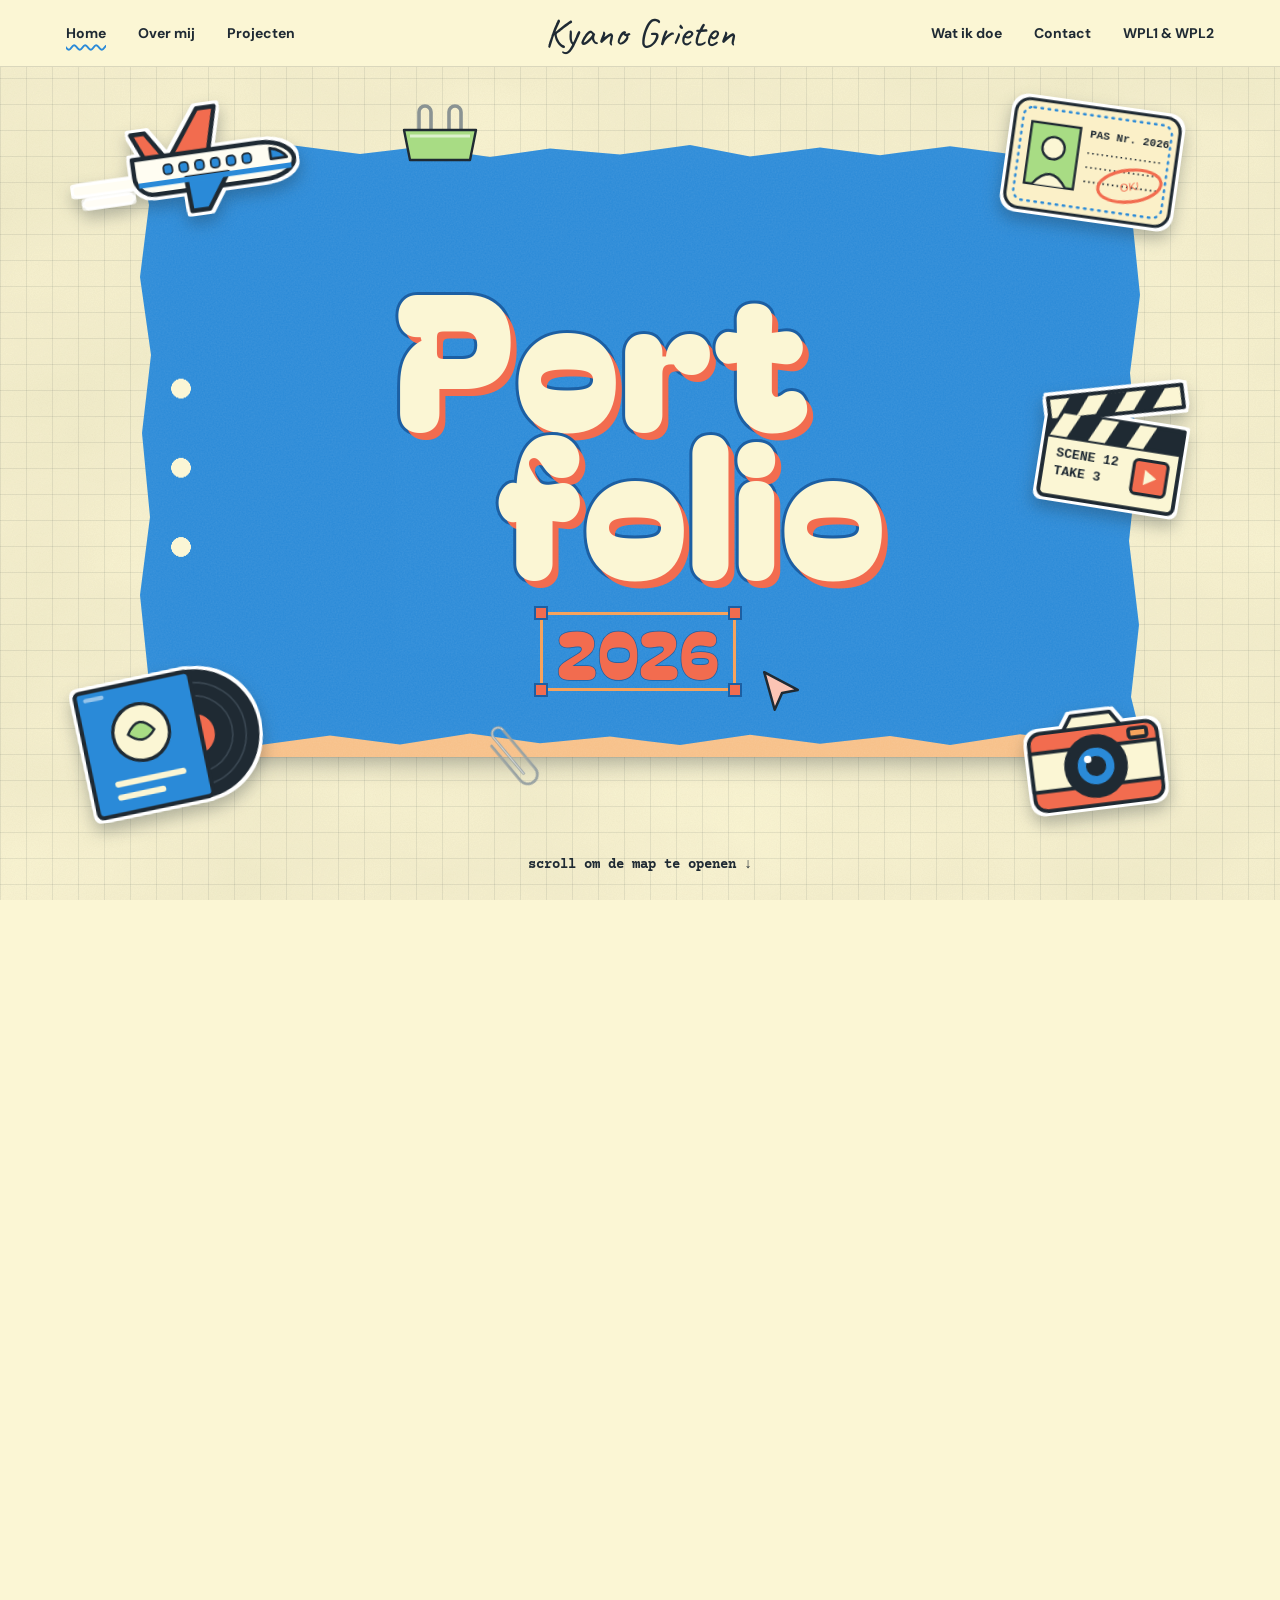
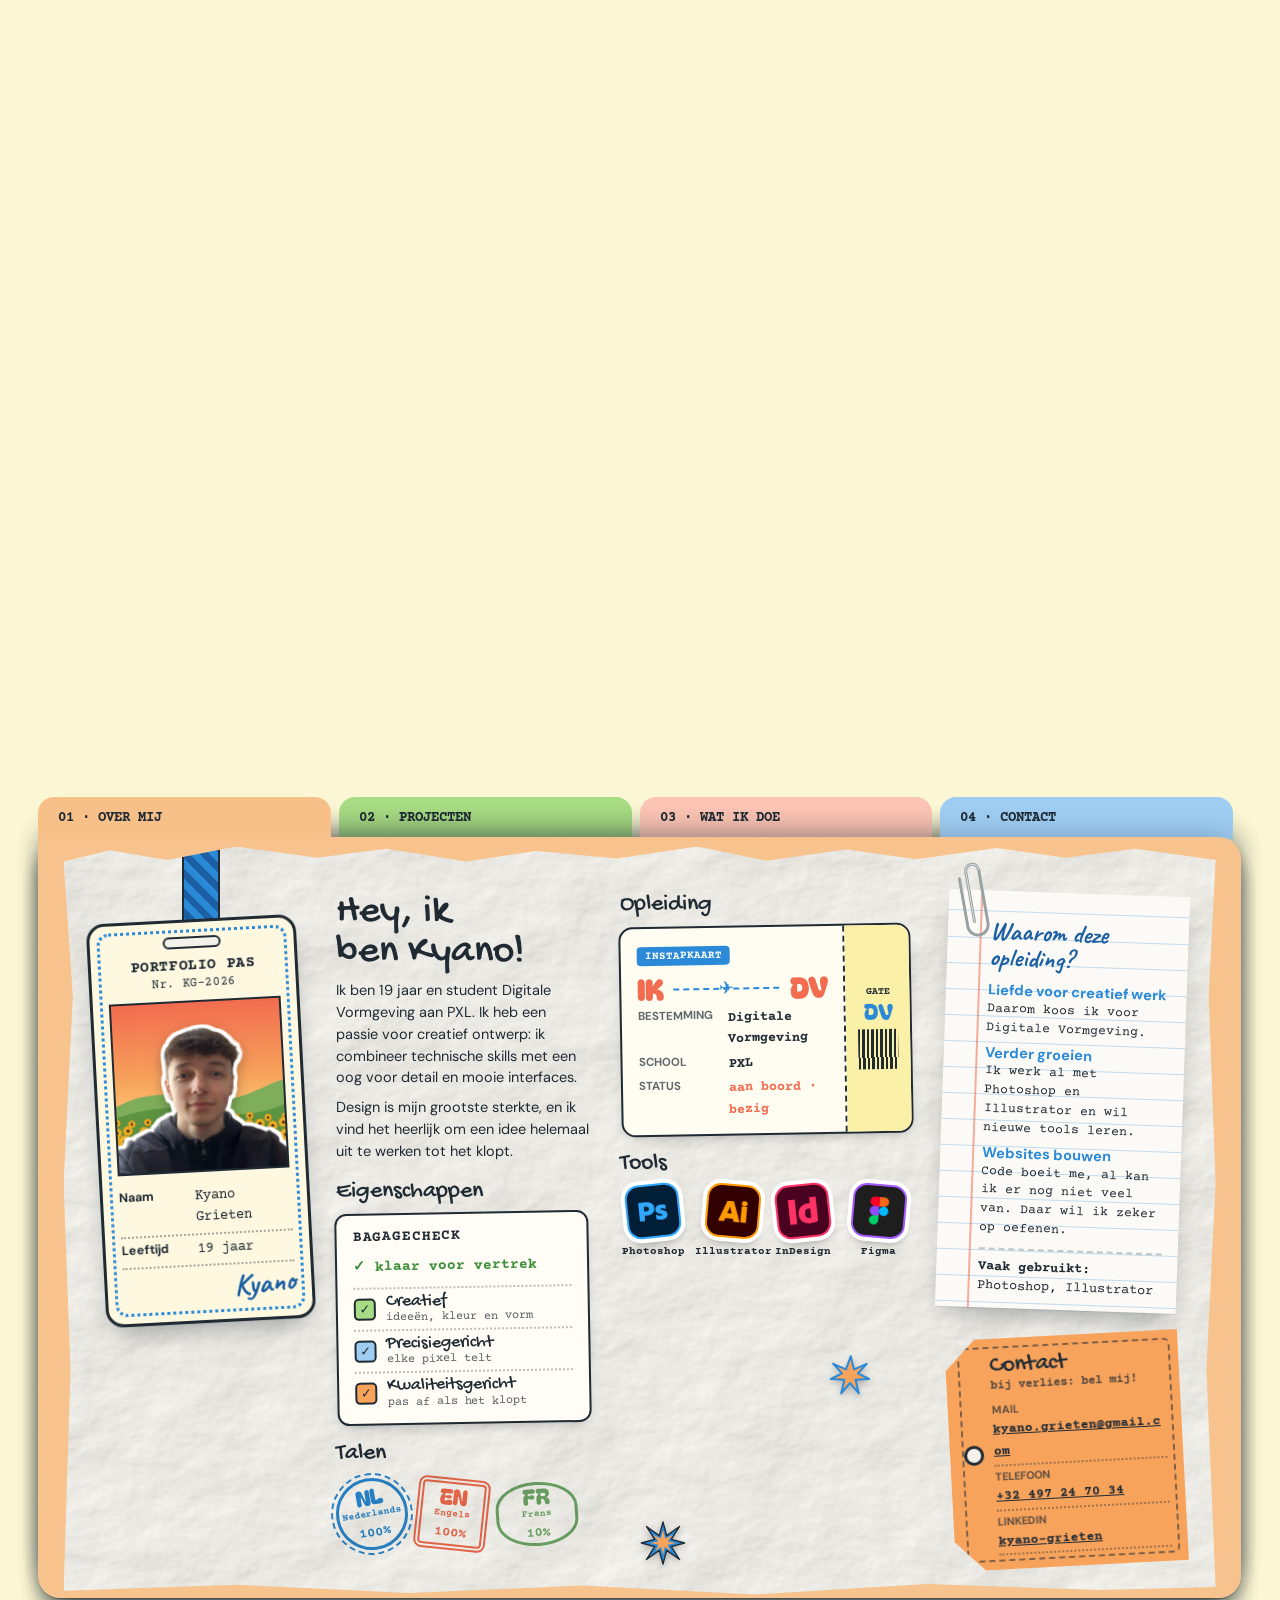
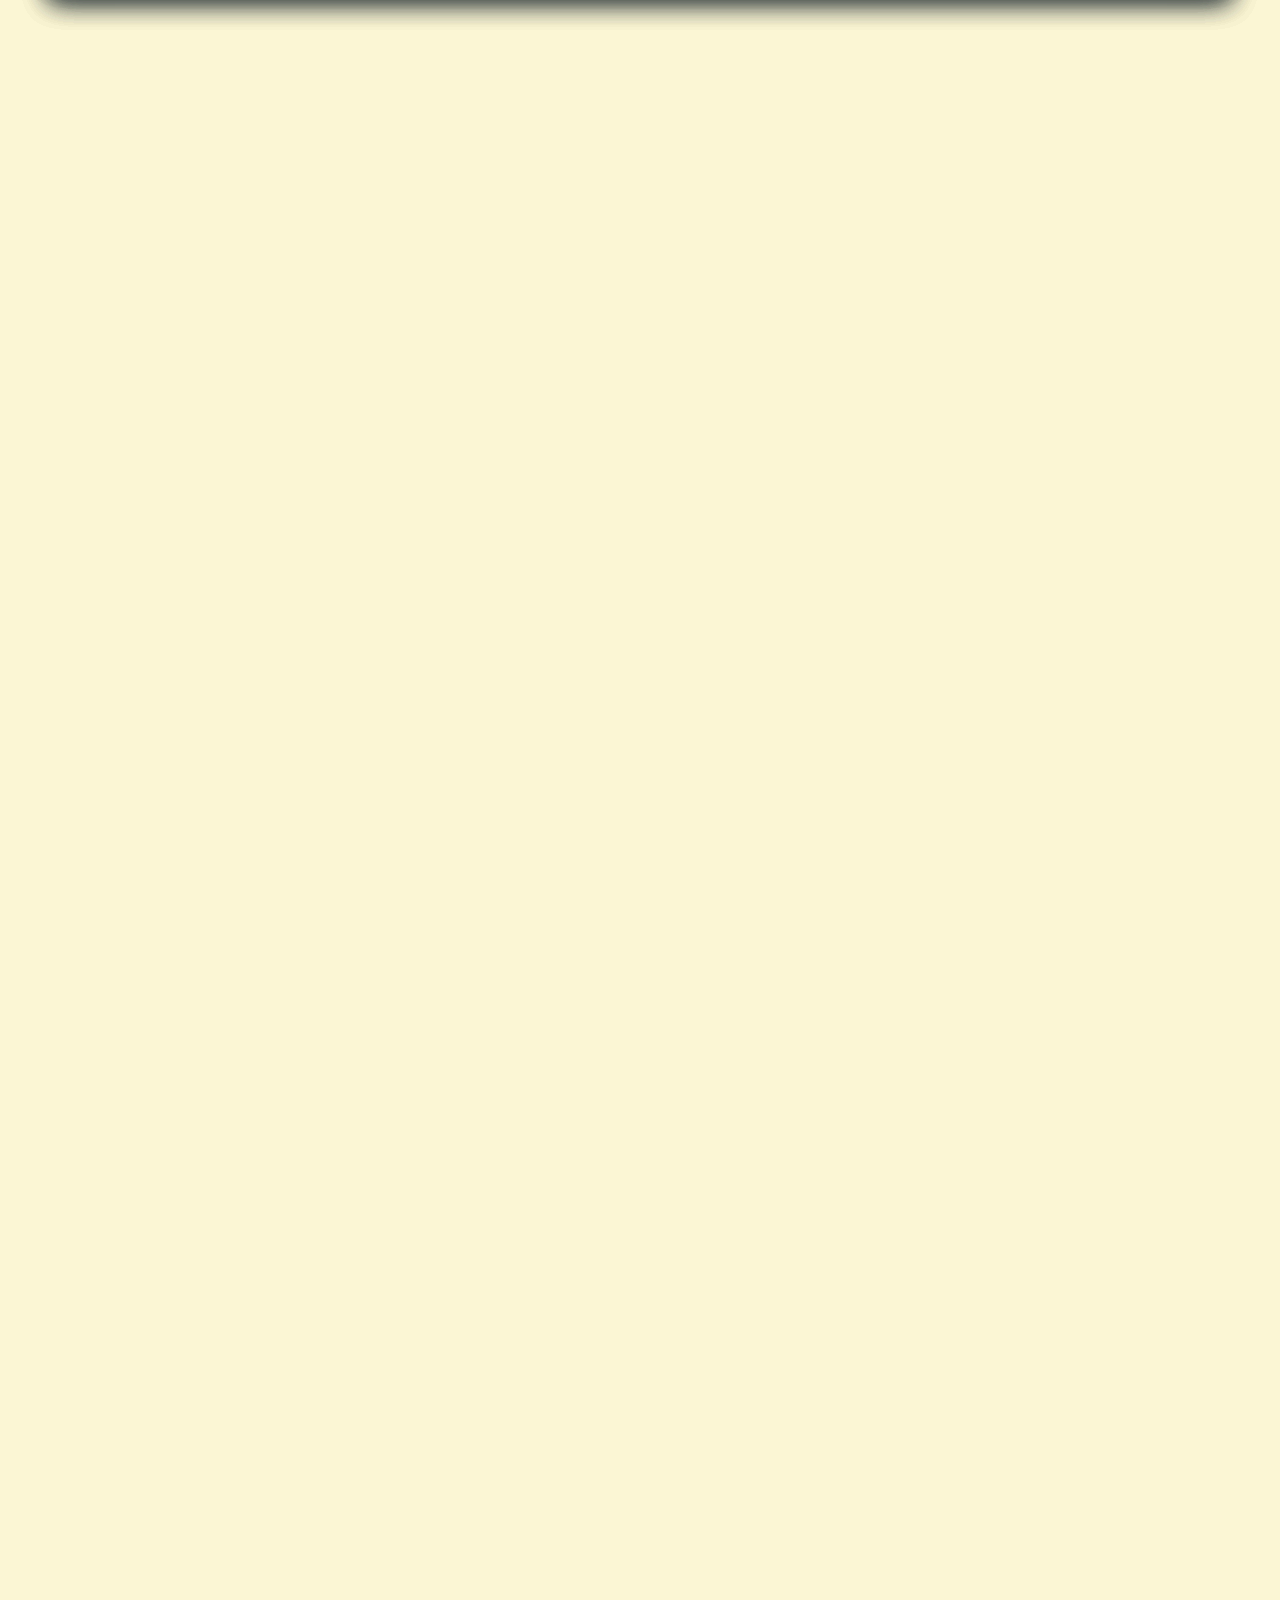
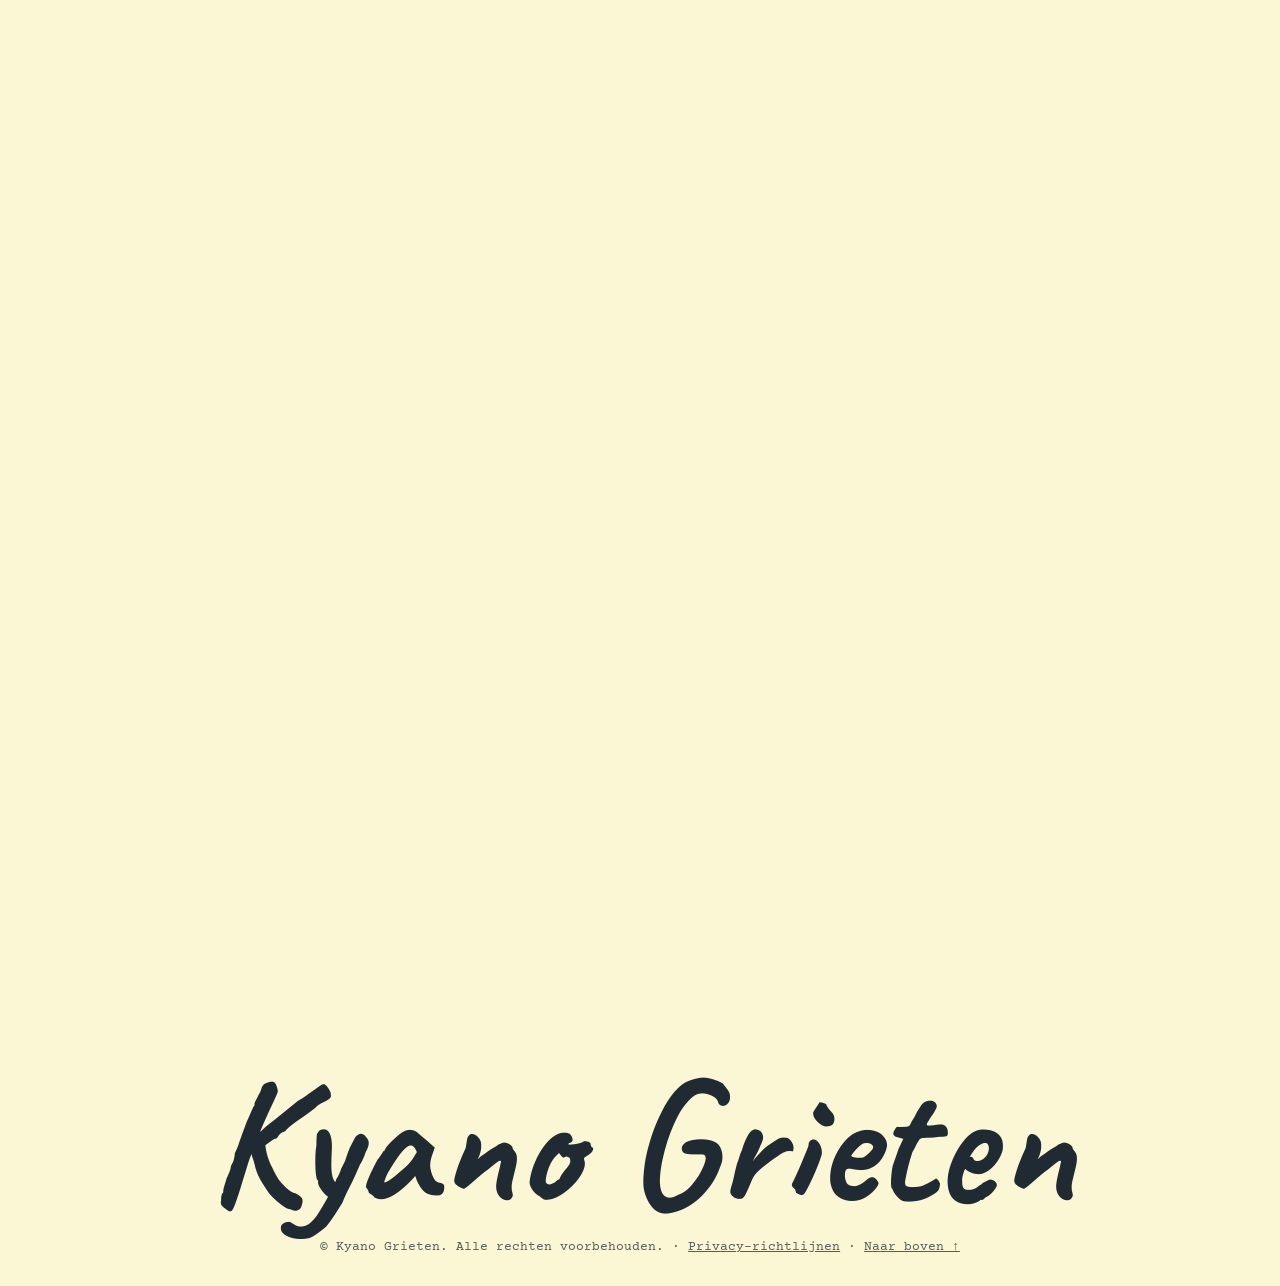
<file: index.html>
<!DOCTYPE html>
<html lang="nl">
<head>
  <meta charset="utf-8">
  <link rel="icon" href="./afbeeldingen/favicon.png?v=2">
  <link rel="shortcut icon" href="./favicon.ico?v=2">
  <meta name="viewport" content="width=device-width, initial-scale=1">
  <title>Kyano Grieten · Portfolio</title>
  <meta name="description" content="Portfolio van Kyano Grieten, student Digitale Vormgeving aan PXL: design en front-end development.">

  <link rel="preconnect" href="https://fonts.googleapis.com">
  <link rel="preconnect" href="https://fonts.gstatic.com" crossorigin>
  <link rel="stylesheet" href="https://fonts.googleapis.com/css2?family=Bagel+Fat+One&family=Caveat:wght@600;700&family=Courier+Prime:wght@400;700&family=DM+Sans:wght@400;700&family=Fredoka:wght@700&family=Gochi+Hand&display=swap">

  <link rel="stylesheet" href="css/01-variabelen.css">
  <link rel="stylesheet" href="css/02-basis.css">
  <link rel="stylesheet" href="css/03-componenten.css">
  <link rel="stylesheet" href="css/04-secties.css">
  <link rel="stylesheet" href="css/05-responsive.css">
  <link rel="stylesheet" href="css/06-animaties.css">
</head>
<body>

<header class="nav">
  <div class="binnen">
    <ul>
      <li><a href="#home">Home</a></li>
      <li><a href="#over-mij">Over mij</a></li>
      <li><a href="#projecten">Projecten</a></li>
    </ul>
    <a class="logo" href="#home">Kyano Grieten</a>
    <ul>
      <li><a href="#diensten">Wat ik doe</a></li>
      <li><a href="#contact">Contact</a></li>
      <li><a href="wpl1-en-wpl2.html">WPL1 &amp; WPL2</a></li>
    </ul>
  </div>
</header>

<main>

<section class="hero opening" id="home">
 <div class="opening-sticky">

  <div class="binnenkant">
    <div class="inhoudkaart">
      <img class="knijper groot" src="afbeeldingen/decoratie/knijper.svg" alt="">
      <p class="hi">hey, ik ben kyano!</p>
      <h2>Inhoud</h2>
      <ol class="inhoud">
        <li><a href="#over-mij"><span>01</span>Over mij</a></li>
        <li><a href="#projecten"><span>02</span>Projecten</a></li>
        <li><a href="#diensten"><span>03</span>Wat ik doe</a></li>
        <li><a href="#contact"><span>04</span>Contact</a></li>
      </ol>
      <p class="intro-kort">Ik combineer creativiteit en technologie om ideeën tot leven te brengen.</p>
      <a class="knop" href="#over-mij">Open het dossier <span class="stuiter">↓</span></a>
      <img class="krabbel-doodle" src="afbeeldingen/stickers/doodles.svg" alt="">
    </div>
  </div>

  <div class="bord-wrap omslag" id="omslag">
    <img class="knijper groot wiebel" src="afbeeldingen/decoratie/knijper.svg" alt="">

    <div class="bord">
      <span class="gaatjes" aria-hidden="true"></span>

      <h1 class="bolletters" aria-label="Mijn portfolio">
        <span class="regel">
          <span class="l" style="--i:0">P</span><span class="l" style="--i:1">o</span><span class="l" style="--i:2">r</span><span class="l" style="--i:3">t</span>
        </span>
        <span class="regel inspring">
          <span class="l" style="--i:4">f</span><span class="l" style="--i:5">o</span><span class="l" style="--i:6">l</span><span class="l" style="--i:7">i</span><span class="l" style="--i:8">o</span>
        </span>
      </h1>

      <div class="selectie plak" style="--d:.9s">
        <span>2026</span>
        <i></i><i></i><i></i><i></i>
      </div>
      <img class="cursor" src="afbeeldingen/decoratie/cursor.svg" alt="">

    </div>

    <figure class="tekensticker st-vliegtuig plak" style="--d:.2s">
      <img src="afbeeldingen/stickers/vliegtuig.svg" alt="">
    </figure>
    <figure class="tekensticker st-pas plak" style="--d:.35s">
      <img src="afbeeldingen/stickers/reispas.svg" alt="">
    </figure>
    <figure class="tekensticker st-klapper plak" style="--d:.5s">
      <img src="afbeeldingen/stickers/klapper.svg" alt="">
    </figure>
    <figure class="tekensticker st-plaat plak" style="--d:.65s">
      <img src="afbeeldingen/stickers/plaat.svg" alt="">
    </figure>
    <figure class="tekensticker st-camera plak" style="--d:.8s">
      <img src="afbeeldingen/stickers/camera.svg" alt="">
    </figure>

    <img class="paperclip-los wiebel" src="afbeeldingen/decoratie/paperclip.svg" alt="">
  </div>

  <a class="scrollhint" href="#over-mij">scroll om de map te openen <span>↓</span></a>
 </div>
</section>

<div class="dossiers">
<div class="kast-binnen">

<span class="anker" id="over-mij"></span>
<div class="dossier-map" data-map="01">
  <a class="map-tab" href="#over-mij">01 · over mij</a>
  <div class="map-binnen">
<section class="vel over">
  <div class="scheurvel een-vel">
    <img class="plakker wiebel" src="afbeeldingen/decoratie/ster-blauw.svg" alt="" style="left:50%;top:90%;width:46px">
    <img class="plakker wiebel" src="afbeeldingen/decoratie/ster-geel.svg" alt="" style="right:30%;top:68%;width:40px">

    <div class="om-pas">
      <div class="badge-wrap">
        <span class="koord" aria-hidden="true"></span>
        <div class="pas">
          <span class="badge-gat" aria-hidden="true"></span>
          <p class="pas-kop">PORTFOLIO PAS<small>Nr. KG-2026</small></p>
          <div class="pas-foto fotozon"><img src="afbeeldingen/profiel/kyano.png" alt="Foto van Kyano Grieten"></div>
          <dl class="pas-velden">
            <div><dt>Naam</dt><dd>Kyano Grieten</dd></div>
            <div><dt>Leeftijd</dt><dd>19 jaar</dd></div>
          </dl>
          <p class="handtekening">Kyano</p>
        </div>
      </div>
    </div>

    <div class="om-intro">
      <h2 class="hey">Hey, ik ben Kyano!</h2>
      <p>Ik ben 19 jaar en student Digitale Vormgeving aan PXL. Ik heb een passie voor creatief ontwerp: ik combineer technische skills met een oog voor detail en mooie interfaces.</p>
      <p>Design is mijn grootste sterkte, en ik vind het heerlijk om een idee helemaal uit te werken tot het klopt.</p>

      <h3 class="kop">Eigenschappen</h3>

      <div class="check">
        <p class="check-kop">BAGAGECHECK <span>✓ klaar voor vertrek</span></p>
        <ul>
          <li><b>Creatief</b><span>ideeën, kleur en vorm</span></li>
          <li><b>Precisiegericht</b><span>elke pixel telt</span></li>
          <li><b>Kwaliteitsgericht</b><span>pas af als het klopt</span></li>
        </ul>
      </div>

      <h3 class="kop">Talen</h3>
      <div class="stempels">
        <div class="taalstempel st-rond"><b>NL</b><span>Nederlands</span><small>100%</small></div>
        <div class="taalstempel st-recht"><b>EN</b><span>Engels</span><small>100%</small></div>
        <div class="taalstempel st-ovaal"><b>FR</b><span>Frans</span><small>10%</small></div>
      </div>
    </div>

    <div class="om-reis">
      <h3 class="kop">Opleiding</h3>
      <div class="ticket-pas">
        <div class="tp-hoofd">
          <span class="tp-label">Instapkaart</span>
          <div class="tp-route"><b>IK</b><span class="tp-lijn" aria-hidden="true">✈</span><b>DV</b></div>
          <dl>
            <div><dt>Bestemming</dt><dd>Digitale Vormgeving</dd></div>
            <div><dt>School</dt><dd>PXL</dd></div>
            <div><dt>Status</dt><dd class="tp-status">aan boord · bezig</dd></div>
          </dl>
        </div>
        <div class="tp-strook" aria-hidden="true"><span>GATE</span><b>DV</b><i class="tp-code"></i></div>
      </div>

      <h3 class="kop">Tools</h3>
      <ul class="toolrij">
        <li><span class="tool" style="--c:#31a8ff;--t:#001e36"><img src="afbeeldingen/tools/photoshop.png" alt=""></span>Photoshop</li>
        <li><span class="tool" style="--c:#ff9a00;--t:#330000"><img src="afbeeldingen/tools/illustrator.png" alt=""></span>Illustrator</li>
        <li><span class="tool" style="--c:#ff3366;--t:#49021f"><img src="afbeeldingen/tools/indesign.png" alt=""></span>InDesign</li>
        <li><span class="tool" style="--c:#a259ff;--t:#1e1e1e"><img src="afbeeldingen/tools/figma.png" alt=""></span>Figma</li>
      </ul>
    </div>

    <div class="om-waarom">
      <div class="notitie-blad">
        <img class="clip" src="afbeeldingen/decoratie/paperclip.svg" alt="">
        <h3>Waarom deze opleiding?</h3>
        <ul>
          <li><b>Liefde voor creatief werk</b>Daarom koos ik voor Digitale Vormgeving.</li>
          <li><b>Verder groeien</b>Ik werk al met Photoshop en Illustrator en wil nieuwe tools leren.</li>
          <li><b>Websites bouwen</b>Code boeit me, al kan ik er nog niet veel van. Daar wil ik zeker op oefenen.</li>
        </ul>
        <p class="vaak"><b>Vaak gebruikt:</b> Photoshop, Illustrator</p>
      </div>
      <div class="bagagelabel">
        <span class="label-gat" aria-hidden="true"></span>
        <p class="label-kop">Contact <small>bij verlies: bel mij!</small></p>
        <ul>
          <li><b>Mail</b><a href="mailto:kyano.grieten@gmail.com">kyano.grieten@gmail.com</a></li>
          <li><b>Telefoon</b><a href="tel:+32497247034">+32 497 24 70 34</a></li>
          <li><b>LinkedIn</b><a href="https://www.linkedin.com/in/kyano-grieten-a18251410/?locale=nl">kyano-grieten</a></li>
        </ul>
      </div>
    </div>
  </div>
</section>
  </div>
</div>

<span class="anker" id="projecten"></span>
<div class="dossier-map" data-map="02">
  <a class="map-tab" href="#projecten">02 · projecten</a>
  <div class="map-binnen">
<section class="vel werk">
  <div class="krijtband">
  <div class="binnen">
    <div class="werkkop">
      <span class="nummer" data-in>01</span>
      <h2 class="veeg" data-in style="--d:.15s">Design</h2>
      <p class="blokletters" data-in style="--d:.3s">PROJECTEN</p>
    </div>

    <ul class="labels" id="filters" aria-label="Filter projecten"></ul>
    <ul class="raster" id="projectraster"></ul>
  </div>
  </div>
</section>
  </div>
</div>

<span class="anker" id="diensten"></span>
<div class="dossier-map" data-map="03">
  <a class="map-tab" href="#diensten">03 · wat ik doe</a>
  <div class="map-binnen">
<section class="vel band diensten">
  <div class="doe">
    <div class="doe-kop" data-in>
      <p class="script">van idee tot ontwerp</p>
      <h2>Wat ik doe</h2>
      <p>Twee dingen waar ik graag mijn tijd in steek.</p>
      <img class="doe-doodle" src="afbeeldingen/stickers/doodles.svg" alt="">
    </div>

    <div class="bon-wrap" data-in style="--d:.1s">
    <img class="punaise" src="afbeeldingen/decoratie/punaise.svg" alt="">
    <article class="bon">
      <p class="bon-zaak">STUDIO KYANO</p>
      <p class="bon-sub">bon nr. 01 · grafisch ontwerp</p>
      <h3>Grafisch ontwerp</h3>
      <p class="bon-tekst">Beelden die opvallen en kloppen tot in het detail.</p>
      <ul>
        <li><span>Logo's</span><b>✓</b></li>
        <li><span>Social media posts</span><b>✓</b></li>
        <li><span>Photoshop &amp; Illustrator</span><b>✓</b></li>
      </ul>
      <p class="bon-totaal"><span>TOTAAL</span><b>met liefde gemaakt</b></p>
      <i class="bon-code" aria-hidden="true"></i>
    </article>
    </div>

    <div class="bon-wrap bon-2" data-in style="--d:.2s">
    <img class="punaise" src="afbeeldingen/decoratie/punaise.svg" alt="">
    <article class="bon">
      <p class="bon-zaak">STUDIO KYANO</p>
      <p class="bon-sub">bon nr. 02 · UI/UX-design</p>
      <h3>UI/UX-design</h3>
      <p class="bon-tekst">Duidelijke, gebruiksvriendelijke schermen.</p>
      <ul>
        <li><span>Wireframes</span><b>✓</b></li>
        <li><span>Klikbare prototypes</span><b>✓</b></li>
        <li><span>Figma</span><b>✓</b></li>
      </ul>
      <p class="bon-totaal"><span>TOTAAL</span><b>pixel-perfect</b></p>
      <i class="bon-code" aria-hidden="true"></i>
    </article>
    </div>
  </div>
</section>
  </div>
</div>

<span class="anker" id="contact"></span>
<div class="dossier-map" data-map="04">
  <a class="map-tab" href="#contact">04 · contact</a>
  <div class="map-binnen">
<section class="vel band contact">
  <div class="papier ansicht luchtpost" data-in>
    <img class="ansicht-clip" src="afbeeldingen/decoratie/paperclip.svg" alt="">
    <span class="par-avion" aria-hidden="true">GRI AVION · LUCHTPOST</span>
    <div class="links">
      <h2>Laten we samenwerken</h2>
      <p>Interesse om samen te werken of heb je feedback? Stuur me gerust een berichtje.</p>
      <ul class="contactlijst">
        <li><b>E-mail</b>kyano.grieten@gmail.com</li>
        <li><b>Telefoon</b>+32 497 24 70 34</li>
        <li><b>LinkedIn</b><a href="https://www.linkedin.com/in/kyano-grieten-a18251410/?locale=nl">linkedin.com/in/kyano-grieten</a></li>
      </ul>
    </div>
    <div>
      <div class="zegel-hoek">
        <div class="postzegel">K</div>
        <span class="poststempel" aria-hidden="true">VERZONDEN<br><b>2026</b></span>
      </div>
      <form id="contactformulier" action="https://formspree.io/f/xdegyqde" method="POST" novalidate>
        <input type="hidden" name="_subject" value="Nieuw kaartje via je portfolio">
        <label for="naam">Naam</label>
        <input id="naam" name="naam" autocomplete="name">
        <label for="email">E-mail</label>
        <input id="email" name="email" type="email" autocomplete="email">
        <label for="bericht">Bericht</label>
        <textarea id="bericht" name="bericht"></textarea>
        <button class="knop post-knop" type="submit"><span class="post-icoon" aria-hidden="true">✈</span>Verstuur je kaartje</button>
        <p class="formmelding" role="status"></p>
      </form>
    </div>
  </div>
</section>
  </div>
</div>

</div>
</div>

</main>

<footer class="footer">
  <p class="groot">Kyano Grieten</p>
  <small>© Kyano Grieten. Alle rechten voorbehouden. · <a href="privacy.txt">Privacy-richtlijnen</a> · <a href="#home">Naar boven ↑</a></small>
</footer>

<script src="js/projecten.js"></script>
<script src="js/animaties.js"></script>
<script src="js/main.js"></script>
</body>
</html>
</file>
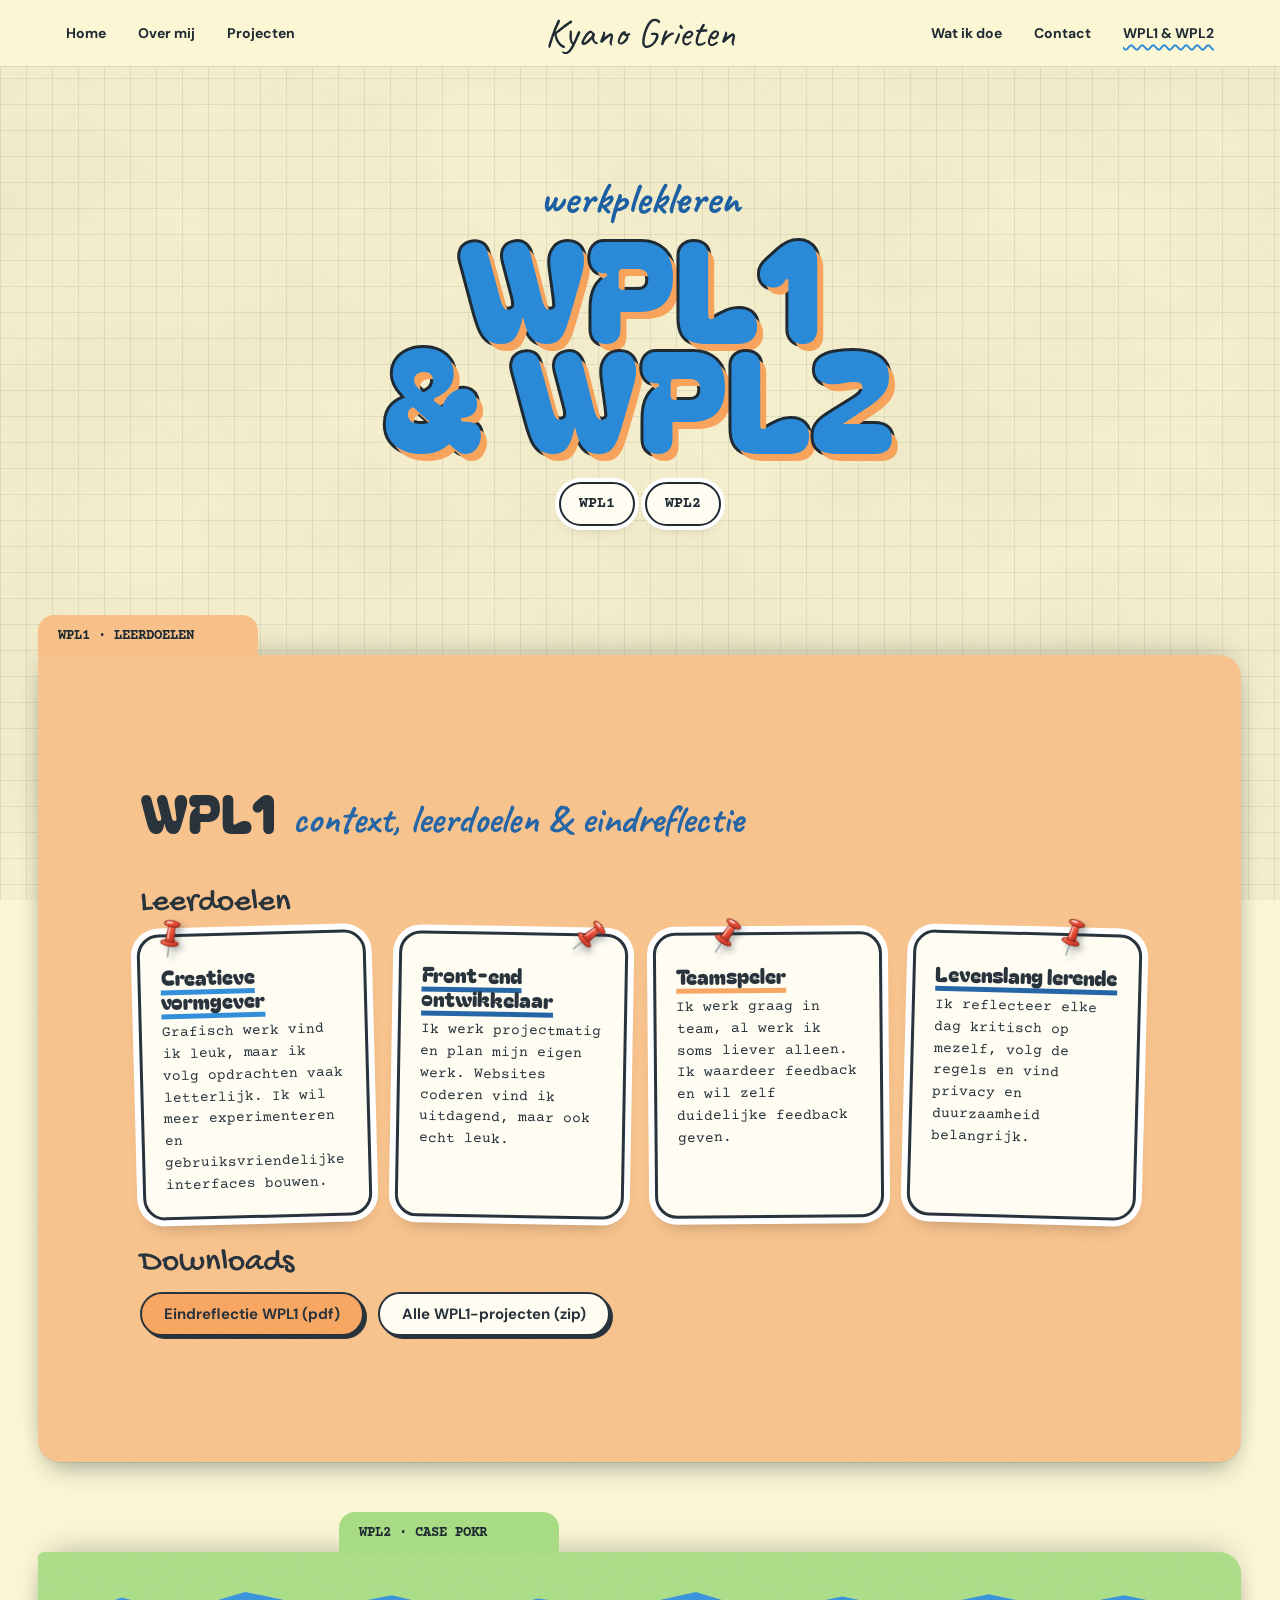
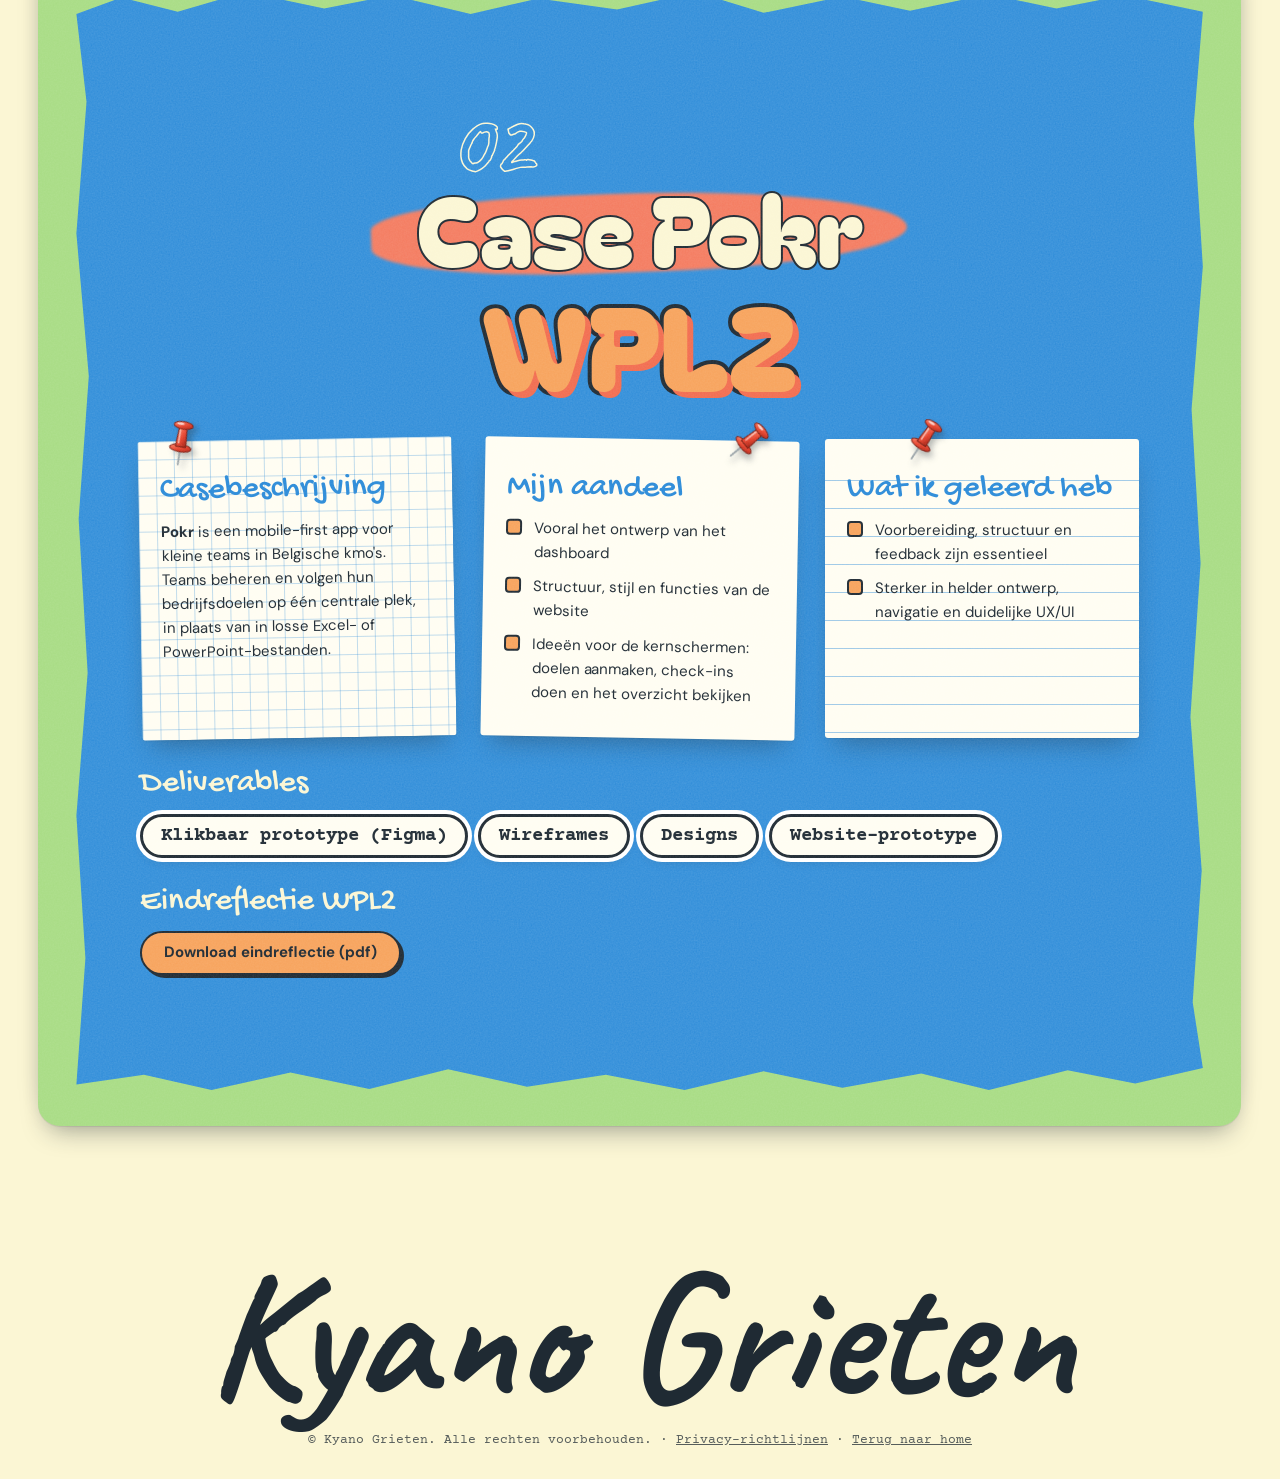
<file: wpl1-en-wpl2.html>
<!DOCTYPE html>
<html lang="nl">
<head>
  <meta charset="utf-8">
  <link rel="icon" href="./afbeeldingen/favicon.png?v=2">
  <link rel="shortcut icon" href="./favicon.ico?v=2">
  <meta name="viewport" content="width=device-width, initial-scale=1">
  <title>WPL1 & WPL2 · Kyano Grieten</title>

  <link rel="preconnect" href="https://fonts.googleapis.com">
  <link rel="preconnect" href="https://fonts.gstatic.com" crossorigin>
  <link rel="stylesheet" href="https://fonts.googleapis.com/css2?family=Bagel+Fat+One&family=Caveat:wght@600;700&family=Courier+Prime:wght@400;700&family=DM+Sans:wght@400;700&family=Gochi+Hand&display=swap">

  <link rel="stylesheet" href="css/01-variabelen.css">
  <link rel="stylesheet" href="css/02-basis.css">
  <link rel="stylesheet" href="css/03-componenten.css">
  <link rel="stylesheet" href="css/04-secties.css">
  <link rel="stylesheet" href="css/05-responsive.css">
  <link rel="stylesheet" href="css/06-animaties.css">
</head>
<body>

<header class="nav">
  <div class="binnen">
    <ul>
      <li><a href="index.html#home">Home</a></li>
      <li><a href="index.html#over-mij">Over mij</a></li>
      <li><a href="index.html#projecten">Projecten</a></li>
    </ul>
    <a class="logo" href="index.html">Kyano Grieten</a>
    <ul>
      <li><a href="index.html#diensten">Wat ik doe</a></li>
      <li><a href="index.html#contact">Contact</a></li>
      <li><a href="wpl1-en-wpl2.html" aria-current="true">WPL1 &amp; WPL2</a></li>
    </ul>
  </div>
</header>

<main>

<section class="band wpl-kop">

  <img class="vogel vogel-1" src="afbeeldingen/decoratie/vogel.svg" alt="">
  <img class="vogel vogel-2" src="afbeeldingen/decoratie/vogel.svg" alt="">
  <div class="binnen">
    <p class="script-klein">werkplekleren</p>
    <h1 class="bolletters klein" aria-label="WPL1 en WPL2">
      <span class="regel"><span class="l" style="--i:0">W</span><span class="l" style="--i:1">P</span><span class="l" style="--i:2">L</span><span class="l" style="--i:3">1</span></span>
      <span class="regel inspring"><span class="l" style="--i:4">&amp;</span> <span class="l" style="--i:5">W</span><span class="l" style="--i:6">P</span><span class="l" style="--i:7">L</span><span class="l" style="--i:8">2</span></span>
    </h1>
    <nav class="labels midden" aria-label="Spring naar">
      <a class="label" href="#wpl1">WPL1</a>
      <a class="label" href="#wpl2">WPL2</a>
    </nav>
  </div>
</section>

<div class="dossiers-wpl">
<div class="dossier-map" data-map="01">
<span class="map-tab">WPL1 · leerdoelen</span>
<section class="band" id="wpl1">
  <div class="binnen">
    <div class="sectiekop" data-in>
      <h2>WPL1</h2>
      <span class="script">context, leerdoelen &amp; eindreflectie</span>
    </div>

    <h3 class="kop" data-in>Leerdoelen</h3>
    <div class="doelen">
      <article class="doel" data-in style="--d:0s">
        <img class="punaise" src="afbeeldingen/decoratie/punaise.svg" alt="">
        <h3>Creatieve vormgever</h3>
        <p>Grafisch werk vind ik leuk, maar ik volg opdrachten vaak letterlijk. Ik wil meer experimenteren en gebruiksvriendelijke interfaces bouwen.</p>
      </article>
      <article class="doel" data-in style="--d:.1s">
        <img class="punaise" src="afbeeldingen/decoratie/punaise.svg" alt="">
        <h3>Front-end ontwikkelaar</h3>
        <p>Ik werk projectmatig en plan mijn eigen werk. Websites coderen vind ik uitdagend, maar ook echt leuk.</p>
      </article>
      <article class="doel" data-in style="--d:.2s">
        <img class="punaise" src="afbeeldingen/decoratie/punaise.svg" alt="">
        <h3>Teamspeler</h3>
        <p>Ik werk graag in team, al werk ik soms liever alleen. Ik waardeer feedback en wil zelf duidelijke feedback geven.</p>
      </article>
      <article class="doel" data-in style="--d:.3s">
        <img class="punaise" src="afbeeldingen/decoratie/punaise.svg" alt="">
        <h3>Levenslang lerende</h3>
        <p>Ik reflecteer elke dag kritisch op mezelf, volg de regels en vind privacy en duurzaamheid belangrijk.</p>
      </article>
    </div>

    <h3 class="kop" data-in>Downloads</h3>
    <div class="knoppenrij" data-in>
      <a class="knop" href="documenten/Eindreflectie_WPL1_DVO_Kyano.pdf">Eindreflectie WPL1 (pdf)</a>
      <a class="knop licht" href="https://kyanogrietendvo.netlify.app/WPL1_Projecten_Kyano_Grieten.zip">Alle WPL1-projecten (zip)</a>
    </div>
  </div>
</section>

</div>

<div class="dossier-map" data-map="02">
<span class="map-tab">WPL2 · case Pokr</span>
<section class="werk" id="wpl2">
  <div class="krijtband">
  <div class="binnen">
    <div class="werkkop">
      <span class="nummer" data-in>02</span>
      <h2 class="veeg" data-in style="--d:.15s">Case Pokr</h2>
      <p class="blokletters" data-in style="--d:.3s">WPL2</p>
    </div>

    <div class="wpl2-raster">
      <article class="papier ruitjes wpl-blad" data-in>
        <img class="punaise" src="afbeeldingen/decoratie/punaise.svg" alt="">
        <h3 class="kop">Casebeschrijving</h3>
        <p><b>Pokr</b> is een mobile-first app voor kleine teams in Belgische kmo's. Teams beheren en volgen hun bedrijfsdoelen op één centrale plek, in plaats van in losse Excel- of PowerPoint-bestanden.</p>
      </article>

      <article class="papier wpl-blad" data-in style="--d:.1s">
        <img class="punaise" src="afbeeldingen/decoratie/punaise.svg" alt="">
        <h3 class="kop">Mijn aandeel</h3>
        <ul class="vinkjes">
          <li>Vooral het ontwerp van het dashboard</li>
          <li>Structuur, stijl en functies van de website</li>
          <li>Ideeën voor de kernschermen: doelen aanmaken, check-ins doen en het overzicht bekijken</li>
        </ul>
      </article>

      <article class="papier lijntjes wpl-blad" data-in style="--d:.2s">
        <img class="punaise" src="afbeeldingen/decoratie/punaise.svg" alt="">
        <h3 class="kop">Wat ik geleerd heb</h3>
        <ul class="vinkjes">
          <li>Voorbereiding, structuur en feedback zijn essentieel</li>
          <li>Sterker in helder ontwerp, navigatie en duidelijke UX/UI</li>
        </ul>
      </article>
    </div>

    <h3 class="kop licht" data-in>Deliverables</h3>
    <ul class="labels" data-in>
      <li><a class="label" href="https://www.figma.com/proto/PFiBiZemq2CLmqF9nnFnk4/WPL2---POKR?node-id=21-1546&amp;p=f&amp;t=Ygu3mNqtvyHnYBwE-0&amp;scaling=min-zoom&amp;content-scaling=fixed&amp;page-id=0%3A1&amp;starting-point-node-id=21%3A1546">Klikbaar prototype (Figma)</a></li>
      <li><a class="label" href="https://www.figma.com/proto/PFiBiZemq2CLmqF9nnFnk4/Clickbaar-prototype---POKR?node-id=10-3&amp;t=SORJlUWUlYiwqvyJ-1">Wireframes</a></li>
      <li><a class="label" href="https://www.figma.com/proto/PFiBiZemq2CLmqF9nnFnk4/WPL2---POKR?node-id=22-455&amp;p=f&amp;t=Ygu3mNqtvyHnYBwE-0&amp;scaling=min-zoom&amp;content-scaling=fixed&amp;page-id=22%3A86">Designs</a></li>
      <li><a class="label" href="https://www.figma.com/proto/PFiBiZemq2CLmqF9nnFnk4/WPL2---POKR?node-id=22-784&amp;p=f&amp;t=Ygu3mNqtvyHnYBwE-0&amp;scaling=min-zoom&amp;content-scaling=fixed&amp;page-id=22%3A670">Website-prototype</a></li>
    </ul>

    <h3 class="kop licht" data-in>Eindreflectie WPL2</h3>
    <div class="knoppenrij" data-in>
      <a class="knop" href="https://kyanogrietendvo.netlify.app/Eindreflectie_WPL2_Kyano_Grieten.pdf">Download eindreflectie (pdf)</a>
    </div>
  </div>
  </div>
</section>

</div>
</div>

</main>

<footer class="footer">
  <p class="groot">Kyano Grieten</p>
  <small>© Kyano Grieten. Alle rechten voorbehouden. · <a href="privacy.txt">Privacy-richtlijnen</a> · <a href="index.html">Terug naar home</a></small>
</footer>

<script src="js/animaties.js"></script>
</body>
</html>
</file>
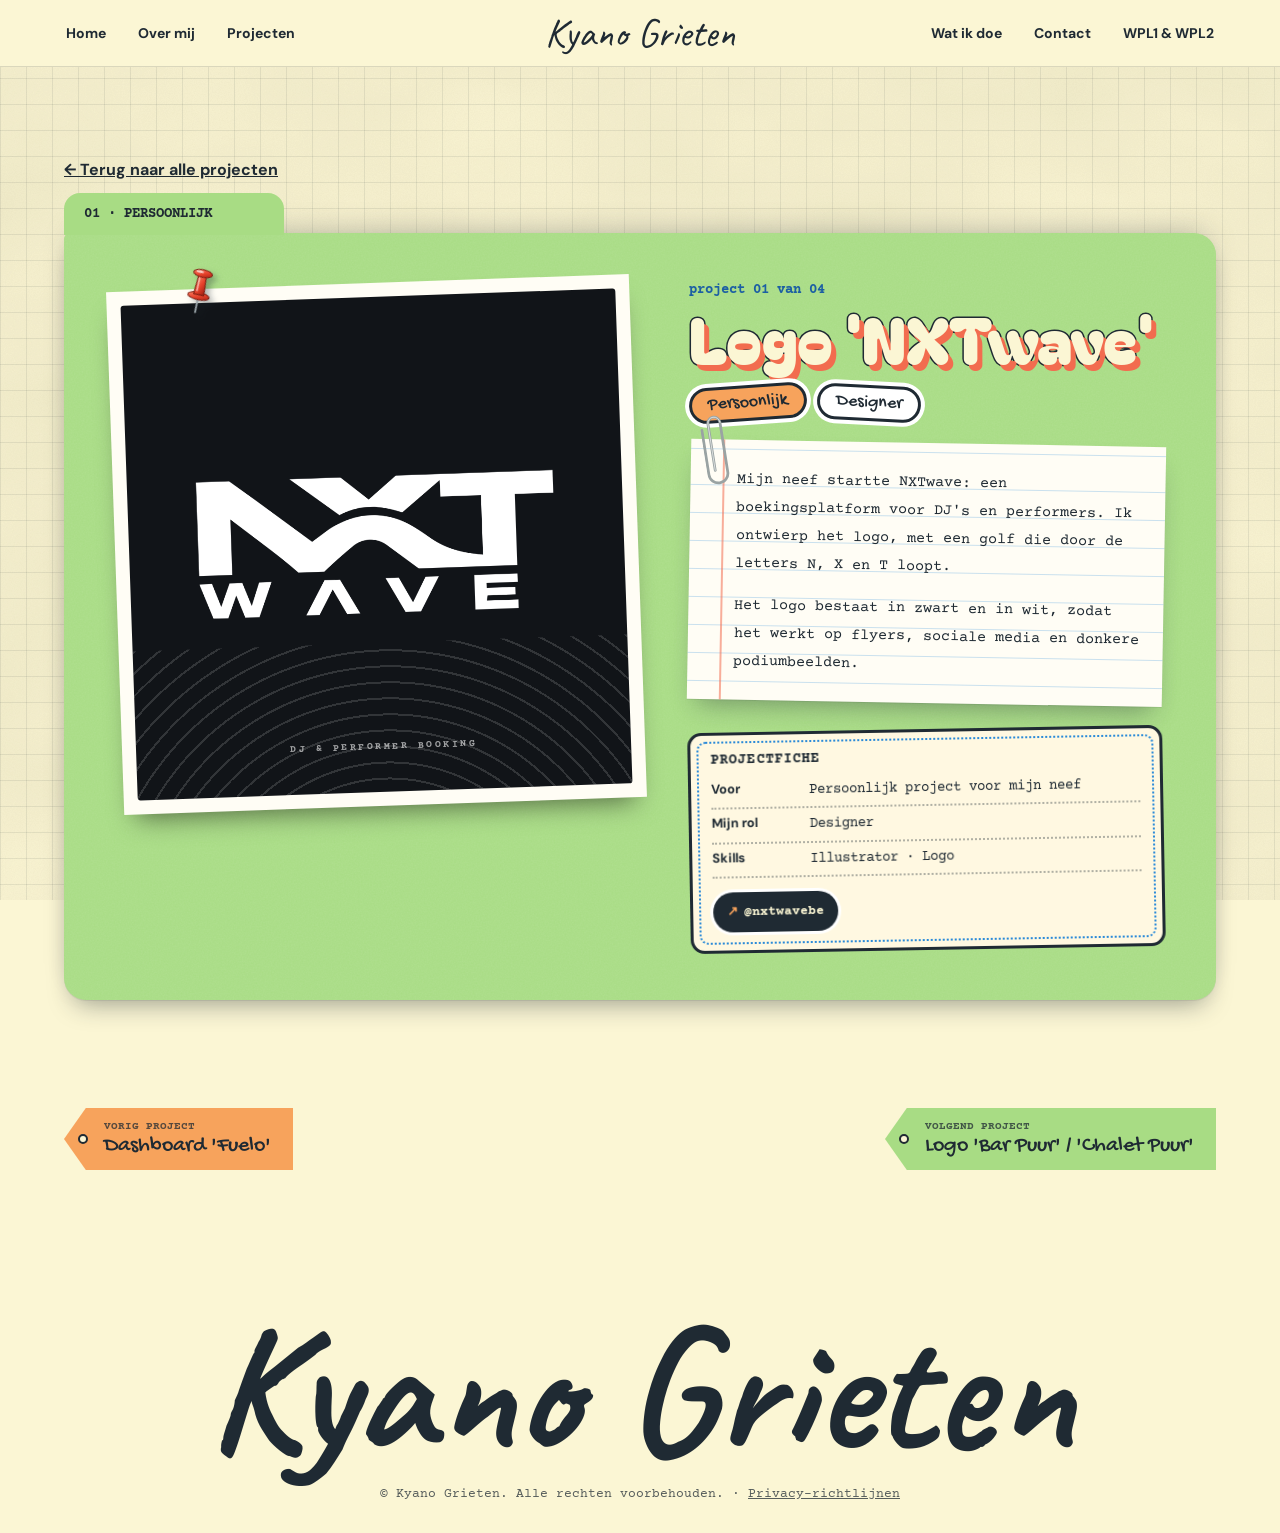
<file: projecten/project.html>
<!DOCTYPE html>
<html lang="nl">
<head>
  <meta charset="utf-8">
  <link rel="icon" href="../afbeeldingen/favicon.png?v=2">
  <link rel="shortcut icon" href="../favicon.ico?v=2">
  <meta name="viewport" content="width=device-width, initial-scale=1">
  <title>Project · Kyano Grieten</title>

  <link rel="preconnect" href="https://fonts.googleapis.com">
  <link rel="preconnect" href="https://fonts.gstatic.com" crossorigin>
  <link rel="stylesheet" href="https://fonts.googleapis.com/css2?family=Bagel+Fat+One&family=Caveat:wght@600;700&family=Courier+Prime:wght@400;700&family=DM+Sans:wght@400;700&family=Gochi+Hand&display=swap">

  <link rel="stylesheet" href="../css/01-variabelen.css">
  <link rel="stylesheet" href="../css/02-basis.css">
  <link rel="stylesheet" href="../css/03-componenten.css">
  <link rel="stylesheet" href="../css/04-secties.css">
  <link rel="stylesheet" href="../css/05-responsive.css">
  <link rel="stylesheet" href="../css/06-animaties.css">
</head>

<body data-basis="../">

<header class="nav">
  <div class="binnen">
    <ul>
      <li><a href="../index.html#home">Home</a></li>
      <li><a href="../index.html#over-mij">Over mij</a></li>
      <li><a href="../index.html#projecten">Projecten</a></li>
    </ul>
    <a class="logo" href="../index.html">Kyano Grieten</a>
    <ul>
      <li><a href="../index.html#diensten">Wat ik doe</a></li>
      <li><a href="../index.html#contact">Contact</a></li>
      <li><a href="../wpl1-en-wpl2.html">WPL1 &amp; WPL2</a></li>
    </ul>
  </div>
</header>

<main>

  <section class="band">
    <div class="binnen" id="projectdetail"></div>
  </section>
</main>

<footer class="footer">
  <p class="groot">Kyano Grieten</p>
  <small>© Kyano Grieten. Alle rechten voorbehouden. · <a href="../privacy.txt">Privacy-richtlijnen</a></small>
</footer>

<script src="../js/projecten.js"></script>
<script src="../js/animaties.js"></script>
<script src="../js/main.js"></script>
</body>
</html>
</file>
<file: css/01-variabelen.css>
:root {
  color-scheme: light;

  --creme:   #fbf6d4;
  --grijs:   #f3f1ea;
  --inkt:    #1f2a33;

  --blauw:        #2a8ad8;
  --blauw-donker: #1c5fa3;
  --koraal:       #f26c4f;
  --oranje:       #f7a35c;
  --groen:        #a8dc84;
  --groen-zacht:  #cfeab8;
  --map:          #f7c088;
  --koraal-zacht: #fbc4b4;
  --geel-zacht:   #fbf0a8;

  --bg:      var(--creme);
  --tekst:   var(--inkt);
  --raster:  rgba(31,42,51,.09);
  --papier:  #fffdf2;
  --papier-tekst: var(--inkt);
  --schaduw: 0 1px 0 rgba(31,42,51,.08), 0 14px 26px -10px rgba(31,42,51,.4);
  --schaduw-klein: 0 6px 14px -8px rgba(31,42,51,.45);

  --papierbeeld: url("data:image/svg+xml,%3Csvg xmlns='http://www.w3.org/2000/svg' width='1600' height='1000' preserveAspectRatio='none'%3E%3Cfilter id='a'%3E%3CfeTurbulence type='fractalNoise' baseFrequency='.004 .006' numOctaves='4' seed='3'/%3E%3CfeColorMatrix values='0 0 0 0 .35 0 0 0 0 .3 0 0 0 0 .18 0 0 0 .22 0'/%3E%3C/filter%3E%3Cfilter id='b'%3E%3CfeTurbulence type='fractalNoise' baseFrequency='.8' numOctaves='2'/%3E%3CfeColorMatrix values='0 0 0 0 .3 0 0 0 0 .25 0 0 0 0 .15 0 0 0 .12 0'/%3E%3C/filter%3E%3Crect width='100%25' height='100%25' filter='url(%23a)'/%3E%3Crect width='100%25' height='100%25' filter='url(%23b)'/%3E%3C/svg%3E");

  --f-script: "Caveat", "Comic Sans MS", cursive;
  --f-bol:    "Bagel Fat One", "Arial Black", sans-serif;
  --f-typ:    "Courier Prime", "Courier New", monospace;
  --f-tekst:  "DM Sans", system-ui, sans-serif;
  --f-kop:    "Gochi Hand", "Comic Sans MS", cursive;

  --korrel: url("data:image/svg+xml,%3Csvg xmlns='http://www.w3.org/2000/svg' width='160' height='160'%3E%3Cfilter id='n'%3E%3CfeTurbulence type='fractalNoise' baseFrequency='.9' numOctaves='2' stitchTiles='stitch'/%3E%3CfeColorMatrix values='0 0 0 0 1 0 0 0 0 1 0 0 0 0 1 0 0 0 .55 0'/%3E%3C/filter%3E%3Crect width='100%25' height='100%25' filter='url(%23n)'/%3E%3C/svg%3E");

  --kreukels: url("data:image/svg+xml,%3Csvg xmlns='http://www.w3.org/2000/svg' width='1400' height='1000' preserveAspectRatio='none'%3E%3Cfilter id='k' x='0' y='0' width='100%25' height='100%25'%3E%3CfeTurbulence type='fractalNoise' baseFrequency='.008 .011' numOctaves='5' seed='11'/%3E%3CfeDiffuseLighting lighting-color='%23ffffff' surfaceScale='4' diffuseConstant='1.15'%3E%3CfeDistantLight azimuth='225' elevation='52'/%3E%3C/feDiffuseLighting%3E%3C/filter%3E%3Crect width='100%25' height='100%25' filter='url(%23k)'/%3E%3C/svg%3E");

  --max: 1240px;
  --navh: 67px;
  --rand: max(5vw, 16px);
  --radius: 6px;

  --stop: .75s;
}

:root[data-theme="light"] { color-scheme: light; }
:root[data-theme="dark"]  { color-scheme: light; }
</file>
<file: css/02-basis.css>
*, *::before, *::after { box-sizing: border-box; min-width: 0; }

html { scroll-behavior: smooth; scroll-padding-top: 80px; overflow-x: clip; }

body {
  margin: 0;
  color: var(--tekst);
  background-color: var(--bg);

  background-image:
    linear-gradient(var(--raster) 1px, transparent 1px),
    linear-gradient(90deg, var(--raster) 1px, transparent 1px);
  background-size: 26px 26px;
  font: 16px/1.6 var(--f-tekst);
  overflow-x: clip;
  position: relative; isolation: isolate;
}

body::before {
  content: ""; position: fixed; inset: 0; z-index: -1; pointer-events: none;
  background: var(--papierbeeld) center / cover no-repeat;
  opacity: .55;
}

img, svg { display: block; max-width: 100%; }

a { color: inherit; }

h1, h2, h3 { margin: 0; line-height: 1.05; text-wrap: balance; }

h2 {
  font-family: var(--f-bol);
  font-weight: 400;
  font-size: clamp(32px, 5vw, 52px);
}

h3 { font-size: 20px; font-weight: 700; }

p { margin: 0 0 1em; max-width: 64ch; }

.band { padding: clamp(48px, 7vw, 104px) var(--rand); position: relative; }
.binnen { max-width: var(--max); margin-inline: auto; }

.sectiekop { display: flex; align-items: end; gap: 16px; flex-wrap: wrap; margin-bottom: clamp(28px, 4vw, 48px); }
.sectiekop .script { font-family: var(--f-script); font-size: clamp(28px, 4vw, 40px); color: var(--blauw); line-height: 1; }

.knop {
  display: inline-flex; align-items: center; justify-content: center; gap: 8px;
  min-height: 44px; padding: 10px 22px;
  font: 700 15px/1 var(--f-tekst);
  color: var(--inkt); background: var(--oranje);
  border: 2px solid var(--inkt); border-radius: 999px;
  text-decoration: none; cursor: pointer;
  box-shadow: 3px 3px 0 var(--inkt);
  transition: transform .15s, box-shadow .15s;
}
.knop:hover { transform: translate(-2px, -2px); box-shadow: 5px 5px 0 var(--inkt); }
.knop:active { transform: translate(2px, 2px); box-shadow: 1px 1px 0 var(--inkt); }
.knop.licht { background: var(--papier); }

:focus-visible { outline: 3px solid var(--blauw); outline-offset: 3px; }

.verborgen { position: absolute; width: 1px; height: 1px; overflow: hidden; clip: rect(0 0 0 0); }

.voorbeeld-melding {
  font: 13px/1.4 var(--f-typ); opacity: .7; text-align: center; margin: 0 auto;
}

@media (prefers-reduced-motion: reduce) {
  *, *::before, *::after { animation: none !important; transition: none !important; }
  html { scroll-behavior: auto; }
}
</file>
<file: css/03-componenten.css>
.nav {
  position: sticky; top: 0; z-index: 50;
  background: var(--bg);
  border-bottom: 1.5px solid color-mix(in srgb, var(--tekst) 15%, transparent);
}
.nav .binnen {
  display: grid; grid-template-columns: 1fr auto 1fr; align-items: center;
  gap: 12px; padding: 10px var(--rand); max-width: calc(var(--max) + 2 * var(--rand));
}
.nav ul { display: flex; gap: clamp(10px, 2.5vw, 28px); list-style: none; margin: 0; padding: 0; flex-wrap: wrap; }
.nav ul:last-child { justify-content: end; }
.nav a { text-decoration-skip-ink: none; font-size: 14px; font-weight: 700; text-decoration: none; padding: 12px 2px; display: inline-block; }
.nav a:hover, .nav a[aria-current="true"] { text-decoration: underline wavy var(--blauw) 2px; text-underline-offset: 6px; }
.nav .logo { font-family: var(--f-script); font-size: clamp(28px, 4vw, 40px); font-weight: 400; text-decoration: none; line-height: 1; padding: 0; }

.vlaggetjes { height: 54px; width: 100%; position: absolute; left: 0; top: 0; pointer-events: none; }

.papier {
  background: var(--papier); color: var(--papier-tekst);
  border-radius: 3px; box-shadow: var(--schaduw); position: relative;
}
.papier.lijntjes {
  background-image: repeating-linear-gradient(transparent 0 27px, rgba(42,138,216,.45) 27px 28px);
  background-position: 0 14px;
}
.papier.ruitjes {
  background-image:
    linear-gradient(rgba(42,138,216,.3) 1px, transparent 1px),
    linear-gradient(90deg, rgba(42,138,216,.3) 1px, transparent 1px);
  background-size: 18px 18px;
}

.papier.gescheurd::before {
  content: ""; position: absolute; left: 0; right: 0; top: -7px; height: 14px;
  background: radial-gradient(circle at 10px 7px, var(--bg) 4px, var(--papier) 4.5px) 0 0 / 22px 14px repeat-x;
}

.pin {
  position: absolute; width: 50px; height: 50px; z-index: 6;
  background: url("../afbeeldingen/decoratie/sticker-ster.svg") center / contain no-repeat;
  filter: drop-shadow(0 3px 3px rgba(0,0,0,.28));
}
.pin.hart   { background-image: url("../afbeeldingen/decoratie/sticker-hart.svg"); }
.pin.smiley { background-image: url("../afbeeldingen/decoratie/sticker-smiley.svg"); }

.knijper {
  position: absolute; top: -26px; left: 50%; translate: -50% 0; z-index: 4;
  width: 56px; height: 40px;
}

.polaroid {
  background: #fff; padding: 10px 10px 40px; box-shadow: var(--schaduw);
  position: relative;
}
.polaroid img { width: 100%; aspect-ratio: 4/5; object-fit: cover; background: var(--geel-zacht); }
.polaroid figcaption {
  position: absolute; left: 0; right: 0; bottom: 8px; text-align: center;
  font: 22px/1 var(--f-script); color: var(--inkt);
}

.indexkaart { padding: 22px 22px 18px; font-family: var(--f-typ); }
.indexkaart .kop { font: 700 13px/1.2 var(--f-tekst); letter-spacing: .02em; margin-bottom: 12px; }
.indexkaart dl { margin: 0; border: 1.5px solid var(--inkt); display: grid; grid-template-columns: 1fr 1fr; }
.indexkaart dl > div { padding: 4px 8px 6px; border-bottom: 1.5px solid var(--inkt); }
.indexkaart dl > div:nth-child(odd):not(.breed) { border-right: 1.5px solid var(--inkt); }
.indexkaart dl > div.breed { grid-column: 1 / -1; }
.indexkaart dl > div:last-child { border-bottom: 0; }
.indexkaart dt { font: 700 10.5px/1.2 var(--f-tekst); opacity: .75; }
.indexkaart dd { margin: 2px 0 0; font: 16px/1.3 var(--f-typ); }

.stempel {
  position: absolute; width: 96px; aspect-ratio: 1; border-radius: 50%;
  border: 2.5px dashed var(--blauw); color: var(--blauw);
  display: grid; place-items: center; text-align: center;
  font: 700 12px/1.15 var(--f-tekst); rotate: -14deg; padding: 10px;
  background: color-mix(in srgb, var(--papier) 70%, transparent);
}

.labels { display: flex; flex-wrap: wrap; gap: 10px; list-style: none; padding: 0; margin: 0; }
.label {
  display: inline-flex; align-items: center; min-height: 44px; padding: 8px 18px;
  font: 700 15px/1 var(--f-typ); color: var(--inkt);
  background: var(--papier); border: 2.5px solid var(--inkt); border-radius: 999px;
  box-shadow: 0 0 0 4px #fff, var(--schaduw-klein);
  cursor: pointer; transition: background .15s, transform .15s;
}
.label:hover { transform: rotate(-2deg); }
.label[aria-pressed="true"] { background: var(--geel-zacht); border-color: var(--inkt); }

.ster { position: absolute; width: 34px; height: 34px; z-index: 5; filter: drop-shadow(0 3px 2px rgba(0,0,0,.25)); }

.balk { display: grid; grid-template-columns: 34px 1fr; gap: 10px; align-items: center; margin-bottom: 10px; }
.balk b {
  display: grid; place-items: center; width: 34px; height: 30px; border-radius: 6px;
  background: var(--koraal-zacht); font: 700 14px/1 var(--f-tekst); color: var(--inkt);
}
.balk span { height: 18px; background: #fff; border-radius: 3px; overflow: hidden; border: 1.5px solid var(--inkt); }
.balk span i { display: block; height: 100%; background: var(--blauw); width: var(--w); }
</file>
<file: css/04-secties.css>
.bord, .krijtband {
  clip-path: polygon(0% 2%, 4% 0.5%, 9% 1.8%, 15% 0%, 22% 1.5%, 28% 0.3%, 35% 2%, 41% 0.6%, 48% 1.6%, 55% 0%, 61% 1.9%, 68% 0.4%, 74% 1.7%, 81% 0.2%, 87% 1.5%, 93% 0.3%, 100% 1.8%,
    99.2% 12%, 100% 25%, 99% 38%, 99.8% 52%, 98.9% 66%, 99.9% 80%, 99.1% 92%, 100% 98%,
    94% 99.4%, 88% 98.2%, 81% 100%, 75% 98.5%, 68% 99.8%, 61% 98.3%, 54% 100%, 47% 98.6%, 40% 99.7%, 33% 98.1%, 26% 99.9%, 19% 98.4%, 12% 100%, 6% 98.6%, 0% 99.5%,
    0.8% 88%, 0% 75%, 1% 62%, 0.2% 48%, 1.1% 35%, 0% 22%, 0.9% 10%);
}

.hero { position: relative; }
.hero .vlaggetjes { top: 0; width: 52%; height: 64px; }
.hero .vlaggetjes.rechts { left: auto; right: 0; scale: -1 1; }

.bord-wrap { position: relative; max-width: 1000px; margin: 0 auto; }
.bord-wrap > .knijper.groot { left: 30%; top: -42px; width: 84px; height: 60px; z-index: 8; }

.bord {
  position: relative; aspect-ratio: 16 / 9.6; min-height: 420px;
  display: grid; place-items: center;
  background: var(--blauw);
}

.bord::after {
  content: ""; position: absolute; inset: 0; pointer-events: none;
  background: var(--korrel); background-size: 220px 220px; opacity: .16;
  box-shadow: inset 0 0 50px rgba(255,255,255,.18);
}
.gaatjes {
  position: absolute; left: 3%; top: 34%; width: 22px; height: 40%;
  background: radial-gradient(circle 10px, var(--bg) 96%, transparent) 0 0 / 22px 33% repeat-y;
}

.bolletters {
  font: 400 clamp(72px, 15vw, 190px)/.78 var(--f-bol);
  color: var(--creme); text-align: left; position: relative; z-index: 2;
  -webkit-text-stroke: clamp(3px, .5vw, 6px) var(--blauw-donker); paint-order: stroke fill;
  text-shadow: 6px 7px 0 var(--koraal);
  margin-top: -4%;
}
.bolletters .regel { display: block; white-space: nowrap; }
.bolletters .regel.inspring { padding-left: .55em; }
.bolletters .l { display: inline-block; }

.selectie {
  position: absolute; left: 40%; bottom: 9%; z-index: 3;
  padding: 0 14px; border: 3px solid var(--oranje);
  font: 400 clamp(34px, 5.5vw, 66px)/1.1 var(--f-bol); color: var(--koraal);
  -webkit-text-stroke: 1.5px var(--blauw-donker); paint-order: stroke fill;
}
.selectie i { position: absolute; width: 14px; height: 14px; background: var(--koraal); border: 2px solid var(--blauw-donker); }
.selectie i:nth-of-type(1) { left: -9px; top: -9px; }
.selectie i:nth-of-type(2) { right: -9px; top: -9px; }
.selectie i:nth-of-type(3) { left: -9px; bottom: -9px; }
.selectie i:nth-of-type(4) { right: -9px; bottom: -9px; }
.cursor { position: absolute; left: 64%; bottom: 5%; width: 42px; z-index: 4; }

.sticker { position: absolute; z-index: 5; }
.planeet { left: -4%; top: 6%; width: clamp(130px, 20vw, 200px); rotate: -10deg; filter: drop-shadow(0 6px 6px rgba(0,0,0,.25)); }
.naamkaartje { right: 10%; top: 10%; rotate: 4deg; }
.naamkaartje span {
  display: inline-block; padding: 4px 16px; background: var(--creme); border-radius: 4px;
  font: 700 clamp(18px, 2.4vw, 26px)/1.2 var(--f-typ); color: var(--koraal);
  box-shadow: var(--schaduw-klein);
}
.krabbel { right: 15%; top: 24%; width: clamp(60px, 9vw, 100px); }
.pil { left: 9%; bottom: 14%; rotate: -8deg; }
.pil span {
  display: inline-block; padding: 6px 22px 10px; border-radius: 999px;
  background: var(--groen); border: 3px solid var(--blauw-donker);
  font: 400 clamp(22px, 3vw, 34px)/1 var(--f-bol); color: var(--oranje);
  -webkit-text-stroke: 1.2px var(--blauw-donker); paint-order: stroke fill;
  box-shadow: 0 0 0 5px var(--creme);
}

.tekensticker { position: absolute; z-index: 7; margin: 0; width: clamp(120px, 17vw, 200px); }
.tekensticker img {
  display: block; width: 100%;
  filter: drop-shadow(3px 0 0 #fff) drop-shadow(-3px 0 0 #fff) drop-shadow(0 3px 0 #fff) drop-shadow(0 -3px 0 #fff) drop-shadow(0 8px 8px rgba(31,42,51,.3));
}
.st-label {
  position: absolute; left: 50%; bottom: -8px; translate: -50% 0; rotate: -4deg; white-space: nowrap;
  padding: 2px 12px; background: var(--creme); color: var(--koraal); border-radius: 4px;
  font: 700 16px/1.3 var(--f-typ); box-shadow: var(--schaduw-klein);
}
.st-muziek  { left: -8%; bottom: -14%; rotate: -6deg; }
.st-koptelefoon { left: -5%; top: -8%; width: clamp(100px, 14vw, 160px); rotate: -12deg; }
.st-pas     { right: 7%; top: 5%; width: clamp(110px, 15vw, 170px); rotate: 7deg; }
.st-skate   { left: 12%; bottom: 13%; width: clamp(120px, 16vw, 180px); rotate: -10deg; }
.st-camera  { right: -4%; bottom: -12%; width: clamp(100px, 14vw, 160px); rotate: 8deg; }
.st-films   { right: -9%; top: 34%; rotate: 10deg; }
.st-bloem   { left: 52%; top: -11%; width: clamp(70px, 9vw, 100px); }
.st-portret { right: -3%; bottom: -16%; width: clamp(110px, 15vw, 170px); rotate: -5deg; }
.st-portret img { aspect-ratio: 1; object-fit: cover; border-radius: 50%; }
.paperclip-los { position: absolute; left: 36%; bottom: -8%; width: 26px; rotate: -40deg; z-index: 6; }

.hero-onder { max-width: 620px; margin: clamp(100px, 11vw, 140px) auto 0; text-align: center; display: grid; justify-items: center; gap: 6px; }
.hero-onder p { font-size: 17px; margin: 0 auto 12px; }
.stuiter { display: inline-block; }

.opening { height: 220vh; --open: 0; }
.opening-sticky {
  position: sticky; top: 0; height: 100vh; min-height: 640px;
  display: grid; place-items: center; padding: 80px var(--rand) 40px;
  perspective: 1900px;
}
.opening-sticky > .binnenkant, .opening-sticky > .omslag { grid-area: 1 / 1; width: 100%; }
.omslag {
  z-index: 3; transform-origin: 50% 0;
  transform: rotateX(calc(var(--open) * 104deg));
  opacity: clamp(0, calc((.88 - var(--open)) * 6), 1);
  backface-visibility: hidden; will-change: transform;
}

.binnenkant {
  position: relative; z-index: 1; max-width: 1000px; margin: 0 auto; aspect-ratio: 16 / 9.6; min-height: 420px;
  display: grid; place-items: center;
  background: var(--map); border-radius: 8px 18px 18px 18px; box-shadow: var(--schaduw);
  scale: calc(.94 + var(--open) * .06);
}
.binnenkant::before {
  content: ""; position: absolute; left: 0; top: -30px; width: 32%; height: 32px;
  background: var(--map); border-radius: 14px 14px 0 0;
}
.binnenkant::after { content: ""; position: absolute; inset: 0; border-radius: inherit; background: var(--korrel); background-size: 220px; opacity: .16; pointer-events: none; }
.inhoudkaart {
  position: relative; z-index: 2; width: min(92%, 560px); rotate: -2deg;
  padding: 44px clamp(22px, 4vw, 40px) 28px; color: var(--inkt); box-shadow: var(--schaduw);
  background-color: var(--papier);
  background-image: repeating-linear-gradient(transparent 0 31px, rgba(42,138,216,.25) 31px 32px);
  background-position: 0 18px;
  translate: 0 calc((1 - var(--open)) * 40px);
  opacity: clamp(0, calc(var(--open) * 3 - .2), 1);
}
.inhoudkaart > .knijper { left: 50%; top: -34px; width: 70px; height: 50px; }
.inhoudkaart .hi { font: 700 clamp(26px, 3vw, 34px)/1 var(--f-script); color: var(--blauw); margin: 0 0 4px; }
.inhoudkaart h2 { font: 400 clamp(36px, 5vw, 56px)/1 var(--f-bol); color: var(--koraal); -webkit-text-stroke: 1.5px var(--inkt); paint-order: stroke fill; margin-bottom: 10px; }
.inhoud { list-style: none; padding: 0; margin: 0 0 14px; }
.inhoud a {
  display: flex; align-items: baseline; gap: 14px; padding: 4px 0; text-decoration: none;
  font: 400 clamp(20px, 2.4vw, 26px)/1.2 var(--f-kop); border-bottom: 2px dashed rgba(31,42,51,.2);
}
.inhoud a:hover { color: var(--blauw); }
.inhoud span { font: 700 14px/1 var(--f-typ); color: var(--koraal); }
.intro-kort { font-size: 15.5px; margin: 0 0 14px; }
.krabbel-doodle { position: absolute; right: -10px; bottom: -36px; width: 150px; rotate: -6deg; }
.scrollhint {
  position: absolute; left: 50%; bottom: 18px; translate: -50% 0; z-index: 5;
  font: 700 14px/1 var(--f-typ); text-decoration: none; padding: 10px;
  opacity: clamp(0, calc(1 - var(--open) * 4), 1);
}
.scrollhint span { display: inline-block; }

.dossiers { position: relative; max-width: 1320px; margin: 60px auto 80px; padding: 0 clamp(8px, 3vw, 40px); }
.dossier-map {
  position: relative;
  margin-bottom: clamp(90px, 12vh, 160px);
  padding: 70px clamp(12px, 3vw, 44px) 44px;
  background: var(--mapkleur, var(--map)); border-radius: 6px 22px 22px 22px;
  box-shadow: 0 -10px 30px -12px rgba(31,42,51,.35), var(--schaduw);
  transform-origin: 50% 0;
  will-change: transform;
}
.dossier-map:last-child { margin-bottom: 0; }
.dossier-map::before {
  content: ""; position: absolute; left: var(--tabx, 0%); top: -38px; width: 260px; max-width: 46%; height: 40px;
  background: var(--mapkleur, var(--map)); border-radius: 16px 16px 0 0;
}
.dossier-map::after { content: ""; position: absolute; inset: 0; border-radius: inherit; background: var(--korrel); background-size: 220px; opacity: .16; pointer-events: none; }
.map-tab {
  position: absolute; left: calc(var(--tabx, 0%) + 22px); top: -26px; z-index: 2;
  font: 700 14px/1 var(--f-typ); text-transform: uppercase; color: var(--inkt);
}
.dossier-map[data-map="01"] { --mapkleur: #f7c088; --tabx: 0%; }
.dossier-map[data-map="02"] { --mapkleur: #a8dc84; --tabx: 24%; }
.dossier-map[data-map="03"] { --mapkleur: #fbc4b4; --tabx: 48%; }
.dossier-map[data-map="04"] { --mapkleur: #9fcdf2; --tabx: 72%; }
.map-binnen { position: relative; z-index: 1; }
.vel { position: relative; margin: 0; }
.diensten.band, .contact.band { padding: clamp(10px, 2vw, 30px) clamp(6px, 2vw, 24px); }

.over { padding: 0; isolation: isolate; }
.over::before {
  content: ""; position: absolute; inset: 18px -8px -10px 14px; z-index: -1; background: var(--papier); rotate: 1.4deg;
}
.scheurvel {
  position: relative; color: var(--inkt); margin: 0 auto;
  padding: clamp(80px, 9vw, 120px) var(--rand) clamp(40px, 5vw, 70px);
  background-color: var(--grijs);
  background-image: var(--kreukels), var(--korrel);
  background-size: cover, 160px 160px;
  background-blend-mode: multiply, soft-light;
  clip-path: polygon(0% 2%, 4% 0.5%, 9% 1.8%, 15% 0%, 22% 1.5%, 28% 0.3%, 35% 2%, 41% 0.6%, 48% 1.6%, 55% 0%, 61% 1.9%, 68% 0.4%, 74% 1.7%, 81% 0.2%, 87% 1.5%, 93% 0.3%, 100% 1.8%,
    99.4% 20%, 100% 45%, 99.2% 70%, 100% 99%, 90% 99.4%, 75% 98.6%, 60% 100%, 45% 98.8%, 30% 99.8%, 15% 98.7%, 0% 99.5%, 0.6% 70%, 0% 45%, 0.8% 20%);
}
.scheurvel a { color: var(--inkt); }
.scheurvel .voorbeeld-melding { margin-top: 36px; }
.plakker { position: absolute; z-index: 2; filter: drop-shadow(0 3px 3px rgba(0,0,0,.25)); pointer-events: none; }
.plakker.cassette { right: 4%; bottom: 3%; width: clamp(100px, 12vw, 150px); rotate: 10deg; }

.cv { display: grid; grid-template-columns: minmax(0, 270px) minmax(0, 1.25fr) minmax(0, 1fr); gap: clamp(24px, 4vw, 56px); align-items: start; position: relative; z-index: 1; }
.kol { position: relative; }
.kop { font: 400 clamp(26px, 2.6vw, 34px)/1 var(--f-kop); color: var(--tekst); margin: 28px 0 12px; }
.scheurvel .kop { color: var(--inkt); }
.kol > .kop:first-child, .kol > [data-in]:first-child .kop { margin-top: 0; }
.cv p, .cv li { font-size: 15px; }

.badge-wrap { position: relative; padding-top: 96px; margin-top: calc(-1 * clamp(80px, 9vw, 120px)); }
.koord {
  position: absolute; top: 0; left: 50%; translate: -50% 0; width: 38px; height: 118px; z-index: 1;
  background: repeating-linear-gradient(45deg, var(--blauw) 0 7px, #1c5fa3 7px 14px);
  border-radius: 0 0 8px 8px; border: 2px solid var(--inkt); border-top: 0;
}
.badge {
  position: relative; z-index: 2; background: var(--oranje); border: 3px solid var(--inkt); border-radius: 22px;
  padding: 40px 16px 16px; rotate: -3deg; box-shadow: var(--schaduw);
}
.badge-gat {
  position: absolute; top: 14px; left: 50%; translate: -50% 0; width: 58px; height: 12px;
  border-radius: 6px; background: var(--grijs); border: 2.5px solid var(--inkt);
}
.badge-foto { width: 100%; aspect-ratio: 1; object-fit: cover; border: 6px solid #fff; border-radius: 12px; background: var(--geel-zacht); }
.hello-label {
  position: relative; margin: -30px 12px 0; rotate: 3deg;
  background: var(--koraal); border: 2.5px solid var(--inkt); border-radius: 12px;
  padding: 6px 8px 8px; text-align: center; color: #fff; box-shadow: var(--schaduw-klein);
}
.hello-label span { display: block; font: 700 12px/1.2 var(--f-tekst); padding-bottom: 4px; }
.hello-label b {
  display: block; background: #fff; color: var(--inkt); border-radius: 5px; padding: 2px 12px;
  font: 700 clamp(22px, 2.4vw, 28px)/1.1 var(--f-script);
}
.badge-velden { margin: 14px 0 0; font-family: var(--f-typ); }
.badge-velden div { display: grid; grid-template-columns: 76px 1fr; gap: 6px; padding: 5px 0; border-bottom: 2px dashed rgba(31,42,51,.35); }
.badge-velden dt { font: 700 13px/1.3 var(--f-tekst); }
.badge-velden dd { margin: 0; font-size: 14px; }

.feitjes { list-style: none; padding: 0; margin: 0; font-family: var(--f-typ); }
.feitjes li { padding: 3px 0; font-size: 14px; overflow-wrap: anywhere; }
.feitjes b { font-family: var(--f-tekst); display: inline-block; min-width: 74px; }

.hey { font: 400 clamp(40px, 4.6vw, 58px)/1 var(--f-kop); margin: 0 0 14px; color: var(--inkt); }
.intro p { font-size: 16px; }
.opleiding .datum { display: block; font: 700 14px/1.3 var(--f-typ); color: var(--blauw-donker); }
.opleiding b { font-size: 16px; }
.duo { display: grid; grid-template-columns: minmax(0, 1.35fr) minmax(0, 1fr); gap: 0 24px; }

.talen { display: grid; gap: 10px; font: 13px/1.2 var(--f-typ); }
.talen > div { display: grid; grid-template-columns: 88px minmax(0, 1fr) 40px; align-items: center; gap: 10px; }
.talen small { font-size: 12px; opacity: .7; text-align: right; }
.stapel {
  height: 18px; display: block;
  background:
    repeating-linear-gradient(90deg, var(--koraal) 0 9px, transparent 9px 13px) left / calc(var(--n) * 10%) 100% no-repeat,
    repeating-linear-gradient(90deg, rgba(31,42,51,.14) 0 9px, transparent 9px 13px);
}

.apps { list-style: none; padding: 6px 0 0; margin: 0; display: grid; grid-template-columns: repeat(auto-fill, minmax(70px, 1fr)); gap: 18px 8px; }
.apps li { display: grid; justify-items: center; gap: 9px; font: 700 11.5px/1.2 var(--f-typ); text-align: center; }
.tool {
  position: relative; display: grid; place-items: center; width: 56px; height: 56px; padding: 11px;
  border-radius: 14px; background: var(--t); border: 2.5px solid var(--c);
  box-shadow: 0 0 0 4px #fff, 0 6px 10px -2px rgba(0,0,0,.35);
  rotate: var(--r, -4deg); transition: rotate .2s, scale .2s;
}
.apps li:nth-child(even) .tool { --r: 4deg; }
.apps li:hover .tool { rotate: 0deg; scale: 1.08; }
.tool img { width: 100%; height: 100%; object-fit: contain; }

.zwarte-pillen { list-style: none; padding: 0; margin: 0 0 30px; display: flex; flex-wrap: wrap; gap: 10px; }
.zwarte-pillen li {
  background: var(--inkt); color: var(--creme); padding: 10px 18px 11px; border-radius: 14px;
  font: 400 19px/1 var(--f-kop); box-shadow: var(--schaduw-klein);
}
.zwarte-pillen li:nth-child(odd) { rotate: -2deg; }
.zwarte-pillen li:nth-child(even) { rotate: 2deg; }

.notitie-blad {
  position: relative; rotate: 2deg; padding: 34px 20px 16px 46px; box-shadow: var(--schaduw);
  background-color: #fbfaf6;
  background-image:
    linear-gradient(90deg, transparent 32px, rgba(242,108,79,.55) 32px 34px, transparent 34px),
    repeating-linear-gradient(transparent 0 25px, rgba(42,138,216,.28) 25px 26px);
  background-position: 0 0, 0 22px;
}
.notitie-blad .clip { position: absolute; left: 12px; top: -34px; width: 28px; rotate: -12deg; z-index: 3; }
.notitie-blad .pin { right: -14px; top: -18px; rotate: 8deg; }
.notitie-blad h3 { font: 700 clamp(28px, 2.8vw, 36px)/1 var(--f-script); color: var(--blauw-donker); margin: 0 0 10px; }
.notitie-blad ul { list-style: none; padding: 0; margin: 0; }
.notitie-blad li { padding: 0 0 10px; font: 14px/1.45 var(--f-typ); }
.notitie-blad li b { display: block; font: 700 14.5px/1.3 var(--f-tekst); color: var(--blauw); }
.notitie-blad .vaak { font: 13.5px/1.4 var(--f-typ); margin: 4px 0 0; padding-top: 8px; border-top: 2px dashed rgba(31,42,51,.25); }

.werk { padding: 0; isolation: isolate; }
.werk::before { content: ""; position: absolute; inset: 22px 12px -12px -8px; z-index: -1; background: var(--groen); rotate: -1.4deg; }
.krijtband {
  position: relative; color: var(--creme); margin: 0 auto;
  padding: clamp(80px, 9vw, 120px) var(--rand);
  background-color: var(--blauw);
}
.krijtband::before { content: ""; position: absolute; inset: 0; background: var(--korrel); background-size: 220px 220px; opacity: .16; pointer-events: none; }
.werkkop { text-align: center; margin-bottom: 40px; position: relative; }
.nummer {
  display: block; font: 700 clamp(54px, 8vw, 90px)/.8 var(--f-script);
  color: transparent; -webkit-text-stroke: 1.5px var(--creme); margin-left: -30%;
}
.veeg {
  position: relative; display: inline-block; isolation: isolate;
  font: 400 clamp(40px, 7.5vw, 96px)/1 var(--f-bol); color: var(--creme);
  -webkit-text-stroke: clamp(2px, .4vw, 4px) var(--inkt); paint-order: stroke fill;
}
.veeg::before {
  content: ""; position: absolute; inset: 14% -10% 4%; z-index: -1; rotate: -2deg;
  background: var(--koraal) var(--korrel); background-blend-mode: soft-light;
  filter: blur(1.5px); border-radius: 40% 60% 50% 45%;
}
.blokletters {
  margin: 8px auto 0; max-width: none;
  font: 400 clamp(44px, 9vw, 120px)/1 var(--f-bol); color: var(--oranje);
  -webkit-text-stroke: clamp(4px, .7vw, 8px) var(--inkt); paint-order: stroke fill;
  text-shadow: 6px 6px 0 var(--koraal);
}
.werk .labels { justify-content: center; max-width: 860px; margin: 0 auto 60px; }
.werk .label { border-width: 3px; border-color: var(--inkt); font-size: clamp(15px, 1.6vw, 19px); }
.werk .label[aria-pressed="true"] { background: var(--oranje); border-color: var(--oranje); }

.raster { display: grid; grid-template-columns: repeat(auto-fill, minmax(min(100%, 280px), 1fr)); gap: 56px 32px; list-style: none; padding: 0; margin: 0; position: relative; }
.projectkaart { padding: 14px 14px 18px; }
.projectkaart img.knijper { width: 56px; height: 40px; }
.projectkaart img:not(.knijper):not(.punaise) { aspect-ratio: 4/3; object-fit: cover; width: 100%; border-radius: 2px; }
.projectkaart .nr { font: 700 36px/1 var(--f-script); color: var(--koraal); margin: 12px 0 0; }
.projectkaart h3 { margin: 2px 0 4px; }
.projectkaart p { font-size: 14px; margin: 0 0 10px; opacity: .85; }
.projectkaart .meta { font: 700 13px/1.3 var(--f-typ); opacity: 1; color: var(--blauw); margin-bottom: 4px; }
.projectkaart a { text-decoration: none; }
.projectkaart a::after { content: ""; position: absolute; inset: 0; z-index: 5; }
.projectkaart .tag { display: inline-block; font: 700 12px/1 var(--f-typ); background: var(--inkt); color: var(--creme); padding: 6px 10px; border-radius: 99px; }
.raster .leeg { grid-column: 1/-1; text-align: center; font-family: var(--f-typ); }

.diensten .binnen { display: grid; grid-template-columns: repeat(2, minmax(0, 1fr)); gap: 40px; max-width: 900px; }
.diensten .sectiekop { grid-column: 1 / -1; margin-bottom: 8px; }
.sectiekop .script { font-weight: 700; color: var(--blauw-donker); }
.dienst {
  position: relative; padding: 34px 26px 28px; color: var(--inkt);
  background: var(--papier); border: 3px solid var(--inkt); border-radius: 26px;
  box-shadow: 0 0 0 7px #fff, 0 14px 24px -10px rgba(0,0,0,.45);
}
.dienst:nth-of-type(1) { rotate: -2deg; --accent: var(--blauw); }
.dienst:nth-of-type(2) { rotate: 1.5deg; margin-top: 30px; --accent: var(--blauw-donker); }
.dienst:nth-of-type(3) { rotate: -1deg; --accent: var(--oranje); }
.dienst h3 {
  display: inline-block; font: 400 24px/1.1 var(--f-bol); margin-bottom: 12px;
  background: var(--accent); color: #fff; padding: 6px 14px 8px; border-radius: 12px;
  -webkit-text-stroke: 1px var(--inkt); paint-order: stroke fill;
}
.dienst ul { padding-left: 18px; margin: 0; font-family: var(--f-typ); font-size: 15px; }
.dienst .pin { top: -22px; right: 18px; rotate: 12deg; }

.ansicht { max-width: 980px; margin: 0 auto; display: grid; grid-template-columns: minmax(0, 1fr) minmax(0, 1fr); }
.ansicht > div { padding: clamp(24px, 4vw, 44px); }
.ansicht .links { border-right: 2px dashed var(--blauw); }
.ansicht h2 { color: var(--koraal); -webkit-text-stroke: 1.5px var(--inkt); paint-order: stroke fill; margin-bottom: 14px; }
.ansicht .postzegel {
  float: right; width: 84px; aspect-ratio: 4/5; margin: 0 0 12px 12px;
  background: var(--blauw); border: 6px solid #fff; outline: 2px dotted var(--blauw);
  display: grid; place-items: center; font: 700 40px/1 var(--f-script); color: var(--creme); rotate: 4deg;
}
.contactlijst { list-style: none; padding: 0; margin: 18px 0 0; font-family: var(--f-typ); }
.contactlijst li { padding: 8px 0; border-bottom: 1.5px solid rgba(42,138,216,.35); overflow-wrap: anywhere; }
.contactlijst b { font-family: var(--f-tekst); display: inline-block; width: 92px; }
form label { display: block; font-weight: 700; font-size: 14px; margin: 0 0 4px; }
form input, form textarea {
  width: 100%; font: 16px/1.4 var(--f-typ); color: var(--inkt);
  padding: 10px 2px; margin-bottom: 16px; min-height: 44px;
  background: transparent; border: 0; border-bottom: 2px solid var(--inkt);
}
form textarea { min-height: 110px; resize: vertical; }
form input:focus, form textarea:focus { outline: none; border-bottom-color: var(--blauw); background: rgba(42,138,216,.08); }
.formmelding { font: 15px/1.4 var(--f-typ); margin-top: 12px; min-height: 1.4em; }

.footer { text-align: center; padding: 40px var(--rand) 28px; overflow: hidden; }
.footer .groot { font: 700 clamp(60px, 14vw, 180px)/1 var(--f-script); margin: 0; white-space: nowrap; max-width: none; }
.footer small { font: 13px/1.5 var(--f-typ); opacity: .75; }

.projectkop { display: grid; grid-template-columns: minmax(0, 1.2fr) minmax(0, 1fr); gap: clamp(28px, 4vw, 56px); align-items: center; }
.projectkop .polaroid { rotate: -2deg; }
.projectkop .polaroid img { aspect-ratio: 4/3; }
.projectkop h1 { font: 400 clamp(36px, 6vw, 64px)/1.02 var(--f-bol); margin: 6px 0 16px; }
.projectkop .terug { font-weight: 700; display: inline-block; padding: 10px 0; }
.feiten { margin-top: 20px; }
.volgende { display: flex; justify-content: space-between; gap: 16px; flex-wrap: wrap; margin-top: 48px; }

.wpl-kop { text-align: center; padding-top: 110px; }
.script-klein { font: 700 clamp(30px, 4vw, 44px)/1 var(--f-script); color: var(--blauw-donker); margin: 0 auto 8px; max-width: none; }
.bolletters.klein {
  font-size: clamp(60px, 11vw, 140px); color: var(--blauw); text-align: center; margin: 0;
  -webkit-text-stroke-color: var(--inkt); text-shadow: 6px 7px 0 var(--oranje);
}
.bolletters.klein .regel.inspring { padding-left: 0; }
.labels.midden { justify-content: center; margin-top: 34px; }
.labels a.label { text-decoration: none; }

.doelen { display: grid; grid-template-columns: repeat(4, minmax(0, 1fr)); gap: 28px; margin-bottom: 20px; }
.doel {
  position: relative; padding: 28px 20px 20px; color: var(--inkt);
  background: var(--papier); border: 3px solid var(--inkt); border-radius: 22px;
  box-shadow: 0 0 0 6px #fff, 0 12px 20px -10px rgba(0,0,0,.45);
}
.doel:nth-child(1) { rotate: -1.5deg; --accent: var(--blauw); }
.doel:nth-child(2) { rotate: 1deg;    --accent: var(--blauw-donker); }
.doel:nth-child(3) { rotate: -.5deg;  --accent: var(--oranje); }
.doel:nth-child(4) { rotate: 1.5deg;  --accent: var(--blauw-donker); }
.doel h3 { font: 400 20px/1.1 var(--f-bol); margin-bottom: 10px; color: var(--accent); -webkit-text-stroke: 1px var(--inkt); paint-order: stroke fill; }
.doel p { font: 14.5px/1.5 var(--f-typ); margin: 0; }
.doel .pin { top: -22px; right: 14px; rotate: 10deg; }
.knoppenrij { display: flex; flex-wrap: wrap; gap: 14px; }

.wpl2-raster { display: grid; grid-template-columns: repeat(3, minmax(0, 1fr)); gap: 36px 28px; margin: 20px 0 30px; position: relative; }
.wpl-blad { padding: 34px 22px 22px; }
.wpl-blad:nth-child(1) { rotate: -1deg; }
.wpl-blad:nth-child(2) { rotate: 1deg; }
.wpl-blad .kop { margin-top: 0; color: var(--blauw); }
.wpl-blad p { font-size: 15px; }
.wpl-blad .knijper { width: 56px; height: 40px; }
.vinkjes { list-style: none; padding: 0; margin: 0; }
.vinkjes li { position: relative; padding: 0 0 10px 28px; font-size: 15px; }
.vinkjes li::before {
  content: ""; position: absolute; left: 0; top: 3px; width: 16px; height: 16px; border-radius: 4px;
  background: var(--oranje); border: 2px solid var(--inkt);
}
.kop.licht { color: var(--creme); position: relative; }
.krijtband .labels { margin-bottom: 20px; position: relative; }
#wpl2 .labels { justify-content: flex-start; margin-left: 0; }

.pas {
  position: relative; z-index: 2; rotate: -3deg; padding: 36px 16px 16px; color: var(--inkt);
  background-color: #fbf0c8; background-image: var(--kreukels); background-size: cover; background-blend-mode: multiply;
  border: 3px solid var(--inkt); border-radius: 18px; box-shadow: var(--schaduw);
}
.pas::before {
  content: ""; position: absolute; inset: 7px; border: 3px dotted var(--blauw); border-radius: 12px; pointer-events: none;
}
.pas-kop { margin: 0 0 10px; font: 700 15px/1.1 var(--f-typ); text-align: center; letter-spacing: .04em; }
.pas-kop small { display: block; font-size: 12px; font-weight: 400; margin-top: 2px; }
.pas-foto { width: 100%; aspect-ratio: 1; object-fit: cover; border: 2px solid var(--inkt); background: var(--groen); }
.pas-velden { margin: 10px 0 0; font-family: var(--f-typ); }
.pas-velden div { display: grid; grid-template-columns: 70px 1fr; gap: 6px; padding: 4px 0; border-bottom: 2px dotted rgba(31,42,51,.4); }
.pas-velden dt { font: 700 12.5px/1.3 var(--f-tekst); }
.pas-velden dd { margin: 0; font-size: 13.5px; }
.handtekening { margin: 8px 0 0; font: 700 30px/1 var(--f-script); color: var(--blauw-donker); text-align: right; rotate: -4deg; }
.pas-stempel {
  position: absolute; right: -26px; top: 66%; width: 84px; aspect-ratio: 1; border-radius: 50%;
  display: grid; place-content: center; text-align: center; rotate: -18deg;
  border: 3px solid var(--koraal); outline: 2px solid var(--koraal); outline-offset: 3px;
  color: var(--koraal); font: 700 11px/1.1 var(--f-tekst); mix-blend-mode: multiply; opacity: .85;
}
.pas-stempel small { font: 700 16px/1 var(--f-script); }

.ticket-pas {
  display: grid; grid-template-columns: minmax(0, 1fr) 76px; max-width: 460px; rotate: -1deg;
  background: var(--papier); border: 2.5px solid var(--inkt); border-radius: 14px; box-shadow: var(--schaduw-klein);
  margin-bottom: 8px; color: var(--inkt);
}
.tp-hoofd { padding: 12px 16px; border-right: 2.5px dashed var(--inkt); }
.tp-label { display: inline-block; background: var(--blauw); color: #fff; font: 700 11px/1 var(--f-typ); padding: 4px 8px; border-radius: 4px; text-transform: uppercase; }
.tp-route { display: flex; align-items: center; gap: 10px; margin: 8px 0 6px; font: 400 28px/1 var(--f-bol); color: var(--koraal); }
.tp-lijn { flex: 1; text-align: center; font-size: 18px; color: var(--blauw); border-bottom: 2px dashed var(--blauw); line-height: 0; padding-bottom: 2px; }
.ticket-pas dl { margin: 0; display: grid; gap: 3px; font-family: var(--f-typ); }
.ticket-pas dl div { display: grid; grid-template-columns: 96px 1fr; gap: 6px; }
.ticket-pas dt { font: 700 11.5px/1.4 var(--f-tekst); text-transform: uppercase; opacity: .7; }
.ticket-pas dd { margin: 0; font-size: 13.5px; font-weight: 700; }
.tp-status { color: var(--koraal); }
.tp-strook { display: grid; place-items: center; align-content: center; gap: 2px; padding: 10px 6px; background: var(--geel-zacht); border-radius: 0 12px 12px 0; }
.tp-strook span { font: 700 10px/1 var(--f-typ); }
.tp-strook b { font: 400 26px/1 var(--f-bol); color: var(--blauw); }
.tp-code { display: block; width: 44px; height: 46px; margin-top: 6px; background: repeating-linear-gradient(90deg, var(--inkt) 0 2px, transparent 2px 4px, var(--inkt) 4px 7px, transparent 7px 9px); }

.stempels { display: flex; flex-wrap: wrap; gap: 12px 8px; align-items: center; padding-top: 4px; }
.taalstempel {
  display: grid; place-content: center; text-align: center; gap: 1px; width: 76px; height: 76px;
  border: 3px solid var(--sk); color: var(--sk); mix-blend-mode: multiply; font-family: var(--f-typ);
  transition: rotate .2s, scale .2s;
}
.taalstempel b { font: 400 22px/1 var(--f-bol); }
.taalstempel span { font-size: 9.5px; font-weight: 700; }
.taalstempel small { font-size: 13px; font-weight: 700; }
.taalstempel:hover { scale: 1.08; rotate: 0deg; }
.st-rond  { --sk: var(--blauw); border-radius: 50%; outline: 2px dashed var(--sk); outline-offset: 3px; rotate: -10deg; }
.st-recht { --sk: var(--koraal); border-radius: 8px; border-style: double; border-width: 6px; rotate: 6deg; }
.st-ovaal { --sk: #3f8f3a; border-radius: 50% / 40%; width: 86px; height: 68px; rotate: -4deg; opacity: .75; }

.tekensticker .pin { top: -18px; left: 50%; translate: -50% 0; width: 40px; height: 40px; z-index: 3; }
.st-koptelefoon { left: 3%; top: 7%; width: clamp(100px, 13vw, 150px); rotate: -10deg; bottom: auto; right: auto; }
.st-pas         { right: 5%; top: 8%; width: clamp(120px, 15vw, 175px); rotate: 8deg; left: auto; bottom: auto; }
.st-vliegtuig   { right: -5%; top: 40%; width: clamp(120px, 16vw, 190px); rotate: -6deg; }
.st-plaat       { left: -5%; top: 40%; width: clamp(120px, 16vw, 185px); rotate: -8deg; }
.st-klapper     { left: 8%; bottom: 4%; width: clamp(110px, 14vw, 165px); rotate: 6deg; }
.st-camera      { right: 9%; bottom: 4%; width: clamp(100px, 13vw, 150px); rotate: -7deg; left: auto; top: auto; }
.tekensticker-los.st-bloem { position: absolute; left: 47%; top: 5%; width: 70px; z-index: 4; rotate: 12deg;
  filter: drop-shadow(2px 0 0 #fff) drop-shadow(-2px 0 0 #fff) drop-shadow(0 2px 0 #fff) drop-shadow(0 -2px 0 #fff); }
.omslag { will-change: transform; }

.fotozon { background: #9fd3f2 url("../afbeeldingen/profiel/zonnebloemen.svg") center / cover; overflow: hidden; }
.fotozon img { display: block; width: 100%; height: 100%; object-fit: cover; object-position: 50% 30%; }
.pas-foto { width: 100%; aspect-ratio: 1; border: 2px solid var(--inkt); }

.vellen { position: relative; }
.vel-2 { margin-top: 40px; }
.vel-nr { position: absolute; left: 26px; bottom: 16px; z-index: 3; font: 700 12px/1 var(--f-typ); opacity: .55; }
.cv-1 { grid-template-columns: minmax(0, 250px) minmax(0, 1.2fr) minmax(0, 1fr); align-items: center; }
.cv-2 { grid-template-columns: minmax(0, 1.15fr) minmax(0, .75fr) minmax(0, 1fr); align-items: start; }
.cv-2 .kop:first-child { margin-top: 0; }

.bagagelabel {
  position: relative; rotate: 3deg; margin: 20px 0 0 30px; padding: 24px 22px 20px 52px; color: var(--inkt);
  background: var(--oranje);
  clip-path: polygon(30px 0, 100% 0, 100% 100%, 30px 100%, 0 calc(100% - 30px), 0 30px);
}
.bagagelabel::after { content: ""; position: absolute; inset: 8px 8px 8px 12px; border: 2px dashed rgba(31,42,51,.55); border-radius: 6px; pointer-events: none; }
.label-gat { position: absolute; left: 14px; top: 50%; translate: 0 -50%; width: 20px; height: 20px; border-radius: 50%; background: var(--grijs); border: 3px solid var(--inkt); }
.label-touw { display: none; }
.label-kop { margin: 0 0 10px; font: 400 30px/1 var(--f-kop); }
.label-kop small { display: block; font: 700 12px/1.4 var(--f-typ); opacity: .75; }
.bagagelabel ul { list-style: none; padding: 0; margin: 0; }
.bagagelabel li { padding: 6px 0; border-bottom: 2px dotted rgba(31,42,51,.4); font-size: 14px; }
.bagagelabel li b { display: block; font: 700 11px/1.3 var(--f-tekst); text-transform: uppercase; opacity: .7; }
.bagagelabel a { font: 700 14.5px/1.3 var(--f-typ); color: var(--inkt); overflow-wrap: anywhere; }
.label-code { display: inline-block; margin-top: 12px; padding: 4px 10px; background: var(--inkt); color: var(--oranje); font: 700 13px/1 var(--f-typ); border-radius: 4px; }

.cv-2 .apps { grid-template-columns: repeat(2, minmax(0, 1fr)); gap: 20px 10px; }
.cv-2 .tool { width: 66px; height: 66px; padding: 13px; }

.vel-ruimte { display: none; }
.dossiers.gestapeld .vel-ruimte { display: block; height: 110vh; }
.dossiers.gestapeld .dossier-map {
  position: sticky; top: 96px; height: calc(100vh - 116px); margin-bottom: 40px;
  padding: 44px clamp(16px, 2.5vw, 36px) 22px; display: flex; flex-direction: column;
}
.dossiers.gestapeld .map-binnen { flex: 1; min-height: 0; display: flex; flex-direction: column; justify-content: center; }
.dossiers.gestapeld .vel { flex: 1; min-height: 0; display: flex; flex-direction: column; justify-content: center; }

.dossiers.gestapeld .vellen { flex: 1; min-height: 0; }
.dossiers.gestapeld .scheurvel { position: absolute; inset: 0; margin: 0; padding: 46px clamp(20px, 3vw, 44px) 26px; display: flex; flex-direction: column; justify-content: center; will-change: transform; }
.dossiers.gestapeld .vel-1 { z-index: 2; }
.dossiers.gestapeld .vel-2 { z-index: 1; transform: translate(12px, 12px) rotate(1.2deg); }
.dossiers.gestapeld .badge-wrap { margin-top: -46px; padding-top: 70px; max-width: 236px; }
.dossiers.gestapeld .koord { height: 92px; }
.dossiers.gestapeld .over::before { display: none; }

.dossiers.gestapeld .werk { display: flex; }
.dossiers.gestapeld .krijtband { flex: 1; padding: 30px clamp(16px, 2.5vw, 36px); display: flex; flex-direction: column; justify-content: center; }
.dossiers.gestapeld .werkkop { margin-bottom: 14px; }
.dossiers.gestapeld .nummer { display: none; }
.dossiers.gestapeld .veeg { font-size: clamp(34px, 4vw, 52px); }
.dossiers.gestapeld .blokletters { font-size: clamp(40px, 5vw, 68px); margin-top: 0; }
.dossiers.gestapeld .werk .labels { margin-bottom: 30px; }
.dossiers.gestapeld .raster { grid-template-columns: repeat(4, minmax(0, 1fr)); gap: 24px; }
.dossiers.gestapeld .projectkaart img:not(.knijper):not(.punaise) { aspect-ratio: 16 / 11; }
.dossiers.gestapeld .projectkaart p:not(.meta):not(.nr) { display: none; }
.dossiers.gestapeld .projectkaart .nr { font-size: 28px; margin-top: 8px; }
.dossiers.gestapeld .projectkaart h3 { font-size: 17px; }

.dossiers.gestapeld .diensten .binnen { margin: 0 auto; width: 100%; }

.st-vliegtuig { left: -6%; top: -9%; right: auto; width: clamp(140px, 19vw, 230px); rotate: -8deg; }
.st-pas       { right: 7%; top: 5%; }
.st-klapper   { right: -9%; left: auto; top: 34%; bottom: auto; width: clamp(120px, 17vw, 200px); rotate: 10deg; }
.st-plaat     { left: -8%; top: auto; bottom: -14%; width: clamp(120px, 17vw, 200px); rotate: -6deg; }
.st-camera    { right: -4%; bottom: -12%; }

.pas { background-image: none; background-color: #fff8e1; }

.punaise { position: absolute; top: -26px; left: 50%; translate: -50% 0; width: 38px; z-index: 6;
  filter: drop-shadow(3px 5px 3px rgba(31,42,51,.35)); }
.projectkaart .punaise { top: -24px; }
.wpl-blad .punaise { top: -26px; }

.dossiers.gestapeld .dossier-map { top: 124px; height: calc(100vh - 146px); }
.dossiers.gestapeld { padding-bottom: 45vh; }
.anker { display: block; height: 0; }

.doe { display: grid; grid-template-columns: minmax(0, .9fr) minmax(0, 1fr) minmax(0, 1fr); gap: clamp(20px, 3vw, 44px); align-items: center; max-width: 1100px; margin: 0 auto; width: 100%; }
.doe-kop { position: relative; }
.doe-kop .script { font: 700 clamp(26px, 2.6vw, 34px)/1 var(--f-script); color: var(--blauw-donker); margin: 0 0 4px; }
.doe-kop h2 { font: 400 clamp(46px, 5.4vw, 76px)/.95 var(--f-bol); color: var(--creme); -webkit-text-stroke: 3px var(--inkt); paint-order: stroke fill; text-shadow: 5px 6px 0 var(--koraal); margin-bottom: 16px; }
.doe-kop p:not(.script) { font-size: 16px; max-width: 28ch; }
.doe-doodle { width: 170px; margin-top: 10px; }
.bon {
  position: relative; padding: 30px 24px 34px; color: var(--inkt); font-family: var(--f-typ);
  background: #fffdf5; rotate: -2deg; box-shadow: 0 14px 22px -12px rgba(31,42,51,.45);

  -webkit-mask: linear-gradient(#000 0 0) top / 100% calc(100% - 12px) no-repeat, conic-gradient(from -45deg at bottom, #0000, #000 1deg 89deg, #0000 90deg) bottom / 18px 12px repeat-x;
          mask: linear-gradient(#000 0 0) top / 100% calc(100% - 12px) no-repeat, conic-gradient(from -45deg at bottom, #0000, #000 1deg 89deg, #0000 90deg) bottom / 18px 12px repeat-x;
}
.bon-2 { rotate: 2.5deg; margin-top: 40px; }
.bon .punaise { top: 6px; }
.bon-zaak { margin: 10px 0 0; text-align: center; font-weight: 700; font-size: 17px; letter-spacing: .12em; }
.bon-sub { margin: 2px 0 14px; text-align: center; font-size: 12.5px; opacity: .7; padding-bottom: 12px; border-bottom: 2px dashed rgba(31,42,51,.4); }
.bon h3 { font: 400 26px/1.1 var(--f-bol); color: var(--koraal); -webkit-text-stroke: 1px var(--inkt); paint-order: stroke fill; margin: 0 0 6px; }
.bon-wrap.bon-2 h3 { color: var(--blauw); }
.bon-tekst { font-size: 14px; margin: 0 0 10px; }
.bon ul { list-style: none; padding: 0; margin: 0 0 12px; }
.bon li { display: flex; gap: 8px; align-items: baseline; font-size: 14px; padding: 3px 0; }
.bon li span { flex: none; }
.bon li::after { content: ""; order: 1; flex: 1; border-bottom: 2px dotted rgba(31,42,51,.35); }
.bon li b { order: 2; color: var(--blauw-donker); }
.bon-totaal { display: flex; justify-content: space-between; gap: 10px; margin: 0; padding-top: 10px; border-top: 2px dashed rgba(31,42,51,.4); font-size: 14px; }
.bon-totaal b { color: var(--koraal); }
.bon-code { display: block; height: 34px; margin-top: 12px; background: repeating-linear-gradient(90deg, var(--inkt) 0 2px, transparent 2px 5px, var(--inkt) 5px 9px, transparent 9px 11px, var(--inkt) 11px 12px, transparent 12px 15px); }
.dossiers.gestapeld .diensten.band { display: flex; align-items: center; }

.luchtpost { position: relative; overflow: visible; border: 10px solid transparent;
  border-image: repeating-linear-gradient(-45deg, var(--koraal) 0 14px, #fff 14px 24px, var(--blauw) 24px 38px, #fff 38px 48px) 10; }
.ansicht-clip { position: absolute; right: 26px; top: -40px; width: 34px; rotate: 18deg; z-index: 5; }
.par-avion { position: absolute; left: 24px; top: -18px; z-index: 4; padding: 4px 12px; background: var(--blauw); color: #fff; font: 700 12px/1.2 var(--f-typ); letter-spacing: .08em; rotate: -3deg; }
.zegel-hoek { position: relative; float: right; margin: 0 0 12px 12px; }
.zegel-hoek .postzegel { float: none; margin: 0; }
.poststempel {
  position: absolute; left: -46px; top: 30px; width: 78px; aspect-ratio: 1; border-radius: 50%;
  display: grid; place-content: center; text-align: center; rotate: -14deg;
  border: 2.5px solid rgba(31,42,51,.55); color: rgba(31,42,51,.6); font: 700 9.5px/1.2 var(--f-typ);
  background: repeating-linear-gradient(0deg, transparent 0 6px, rgba(31,42,51,.18) 6px 7px);
}
.poststempel b { font-size: 15px; }

.doel h3 { color: var(--inkt); -webkit-text-stroke: 0; font: 400 21px/1.15 var(--f-bol);
  text-decoration: underline 5px var(--accent); text-underline-offset: 4px; text-decoration-skip-ink: none; }
.wpl-kop { position: relative; overflow: hidden; }
.vogel { position: absolute; top: 70px; left: 0; width: 70px; z-index: 3; pointer-events: none; opacity: 0;
  animation: vlieg 14s linear infinite; }
.vogel-2 { top: 150px; width: 50px; animation-delay: 7s; animation-duration: 17s; }
@keyframes vlieg {
  0%   { translate: -120px 0; opacity: 1; rotate: 0deg; }
  25%  { translate: 25vw -18px; rotate: -4deg; }
  50%  { translate: 50vw 6px; rotate: 3deg; }
  75%  { translate: 75vw -12px; rotate: -3deg; }
  99%  { translate: calc(100vw + 40px) 0; opacity: 1; }
  100% { translate: calc(100vw + 40px) 0; opacity: 0; }
}
@media (prefers-reduced-motion: reduce) { .vogel { display: none; } }

body { background-attachment: fixed; }

.opening-sticky { place-items: start center; padding-top: 92px; }
.opening-sticky > .binnenkant { margin-top: 30px; }

.punaise { left: var(--px, 50%); rotate: var(--pr, 0deg); }
:is(.raster > li, .bon-wrap, .wpl-blad, .doel):nth-child(4n+1) .punaise { --px: 14%; --pr: -18deg; }
:is(.raster > li, .bon-wrap, .wpl-blad, .doel):nth-child(4n+2) .punaise { --px: 84%; --pr: 22deg; }
:is(.raster > li, .bon-wrap, .wpl-blad, .doel):nth-child(4n+3) .punaise { --px: 32%; --pr: 6deg; }
:is(.raster > li, .bon-wrap, .wpl-blad, .doel):nth-child(4n+4) .punaise { --px: 70%; --pr: -10deg; }
.doel .punaise { top: -22px; width: 32px; }
.bon .punaise { top: -14px; }

.projectkaart {
  position: relative; list-style: none; padding: 12px 12px 16px; background: #fffdf5; color: var(--inkt);
  box-shadow: 0 12px 20px -10px rgba(0,0,0,.45); transition: rotate .25s, translate .25s, scale .25s;
}
.raster > li:nth-child(odd) { rotate: -2.5deg; }
.raster > li:nth-child(even) { rotate: 2deg; translate: 0 14px; }
.raster > li.projectkaart:hover { rotate: 0deg; translate: 0 -8px; scale: 1.04; z-index: 3; }
.pk-beeld { display: block; width: 100%; aspect-ratio: 4 / 3; object-fit: cover; background: var(--grijs); }
.pk-nr {
  position: absolute; right: -12px; top: -12px; z-index: 4; width: 46px; height: 46px; border-radius: 50%;
  display: grid; place-items: center; background: var(--oranje); color: var(--inkt); border: 3px solid var(--inkt);
  box-shadow: 0 0 0 4px #fff; font: 400 18px/1 var(--f-bol); rotate: 10deg;
}
.raster > li:nth-child(4n+2) .pk-nr { background: var(--groen); right: auto; left: -12px; }
.raster > li:nth-child(4n+3) .pk-nr { background: var(--koraal-zacht); }
.raster > li:nth-child(4n+4) .pk-nr { background: #9fcdf2; right: auto; left: -12px; }
.projectkaart h3 { margin: 10px 0 2px; font: 700 clamp(22px, 2vw, 28px)/1.05 var(--f-script); }
.projectkaart h3 a { text-decoration: none; color: inherit; }
.projectkaart h3 a::after { content: ""; position: absolute; inset: 0; z-index: 5; }
.projectkaart .meta { margin: 0; font: 700 12px/1.3 var(--f-typ); color: var(--blauw-donker); }
.pk-bekijk {
  position: absolute; right: 10px; bottom: -14px; padding: 4px 12px; rotate: -4deg;
  background: var(--koraal); color: #fff; font: 700 13px/1.2 var(--f-typ); border-radius: 4px;
  opacity: 0; translate: 0 6px; transition: opacity .2s, translate .2s;
}
.projectkaart:hover .pk-bekijk, .projectkaart:focus-within .pk-bekijk { opacity: 1; translate: 0 0; }
.dossiers.gestapeld .raster { gap: 34px; }
.dossiers.gestapeld .projectkaart .pk-beeld { aspect-ratio: 4 / 3.2; }

.buttons { list-style: none; padding: 0; margin: 4px 0 0; display: flex; flex-wrap: wrap; gap: 4px; }
.buttons li {
  width: 108px; height: 108px; border-radius: 50%; display: grid; place-content: center; justify-items: center; gap: 4px;
  text-align: center; font: 400 15px/1.05 var(--f-kop); color: var(--inkt); border: 3px solid var(--inkt);
  box-shadow: inset 0 -6px 0 rgba(0,0,0,.12), 0 0 0 4px #fff, 0 8px 12px -6px rgba(0,0,0,.4);
  transition: rotate .2s, scale .2s;
}
.buttons svg { width: 34px; height: 34px; fill: none; stroke: var(--inkt); stroke-width: 2.6; stroke-linecap: round; stroke-linejoin: round; }
.btn-1 { background: var(--oranje); rotate: -8deg; }
.btn-2 { background: #9fcdf2; rotate: 6deg; margin-top: 18px; }
.btn-3 { background: var(--groen); rotate: -3deg; }
.buttons li:hover { rotate: 0deg; scale: 1.08; }

.cv-2 { display: grid; grid-template-columns: minmax(0, 1.15fr) minmax(0, 1fr) minmax(0, .95fr); grid-template-areas: "opl opl waarom" "talen tools waarom"; gap: 22px 36px; align-items: start; position: relative; z-index: 1; }
.v2-opleiding { grid-area: opl; } .v2-talen { grid-area: talen; } .v2-tools { grid-area: tools; } .v2-waarom { grid-area: waarom; align-self: center; }
.cv-2 .kop { margin-top: 0; }
.ticket-pas.groot { max-width: 620px; grid-template-columns: minmax(0, 1fr) 110px; }
.ticket-pas.groot .tp-route { font-size: 40px; }
.ticket-pas.groot dd { font-size: 15px; }
.ticket-pas.groot .tp-strook b { font-size: 34px; }
.ticket-pas.groot .tp-code { width: 66px; }
.v2-talen .taalstempel { width: 86px; height: 86px; }
.v2-talen .st-ovaal { width: 96px; height: 76px; }
.etui {
  position: relative; padding: 26px 16px 14px; border-radius: 22px 22px 16px 16px;
  background: #9fcdf2; border: 3px solid var(--inkt); box-shadow: 0 10px 16px -8px rgba(0,0,0,.4);
}
.etui-rits { position: absolute; left: 14px; right: 14px; top: 9px; height: 8px; border-radius: 4px;
  background: repeating-linear-gradient(90deg, var(--inkt) 0 3px, transparent 3px 6px); }
.etui-rits::after { content: ""; position: absolute; right: -6px; top: -5px; width: 12px; height: 18px; border-radius: 4px; background: var(--oranje); border: 2px solid var(--inkt); }
.cv-2 .etui .apps { grid-template-columns: repeat(4, minmax(0, 1fr)); gap: 10px 6px; }
.cv-2 .etui .tool { width: 54px; height: 54px; padding: 11px; }
.etui .apps li { font-size: 10.5px; }
.v2-waarom .notitie-blad { rotate: 2deg; }

.post-knop {
  background: #fff; color: var(--inkt); border: 3px solid transparent; border-radius: 8px;
  background: linear-gradient(#fff, #fff) padding-box,
              repeating-linear-gradient(-45deg, var(--koraal) 0 8px, #fff 8px 12px, var(--blauw) 12px 20px, #fff 20px 24px) border-box;
  box-shadow: 3px 3px 0 var(--inkt); font-family: var(--f-typ); gap: 10px;
}
.post-icoon { display: inline-grid; place-items: center; width: 26px; height: 26px; border-radius: 50%; background: var(--blauw); color: #fff; font-size: 14px; transition: translate .3s; }
.post-knop:hover .post-icoon { translate: 6px -4px; }

.dossiers-wpl { max-width: 1320px; margin: 40px auto 80px; padding: 0 clamp(8px, 3vw, 40px); display: grid; gap: 90px; }
.dossiers-wpl .dossier-map { margin: 0; padding: 40px clamp(12px, 3vw, 40px) 36px; }
.dossiers-wpl .werk::before { display: none; }

#projectdetail .terug { display: inline-block; margin: 0 0 50px; font-weight: 700; }
.project-map { --mapkleur: #a8dc84; padding: 50px clamp(16px, 4vw, 56px) 50px; }
.project-map[data-groep="School"] { --mapkleur: #9fcdf2; }
.pd-grid { position: relative; z-index: 1; display: grid; grid-template-columns: minmax(0, 1.1fr) minmax(0, 1fr); gap: clamp(28px, 4vw, 60px); align-items: start; }
.pd-foto { position: relative; margin: 0; padding: 14px 14px 56px; background: #fffdf5; rotate: -2deg; box-shadow: 0 16px 26px -12px rgba(0,0,0,.5); }
.pd-foto .punaise { --px: 16%; --pr: -14deg; }
.pd-beeld { display: block; width: 100%; max-height: 70vh; object-fit: contain; background: var(--grijs); }
.pd-foto figcaption { position: absolute; left: 0; right: 0; bottom: 12px; text-align: center; font: 700 28px/1 var(--f-script); }
.pd-nr { margin: 0; font: 700 14px/1 var(--f-typ); color: var(--blauw-donker); }
.pd-info h1 { font: 400 clamp(38px, 5vw, 64px)/1 var(--f-bol); color: var(--creme); -webkit-text-stroke: 3px var(--inkt); paint-order: stroke fill; text-shadow: 5px 6px 0 var(--koraal); margin: 8px 0 16px; }
.pd-stickers { list-style: none; padding: 0; margin: 0 0 22px; display: flex; gap: 10px; flex-wrap: wrap; }
.pd-stickers li { padding: 6px 16px; border-radius: 999px; border: 3px solid var(--inkt); box-shadow: 0 0 0 4px #fff; font: 400 18px/1 var(--f-kop); }
.s-groep { background: var(--oranje); rotate: -4deg; } .s-rol { background: #fff; rotate: 3deg; }
.pd-notitie { position: relative; padding: 26px 22px 10px 46px; margin-bottom: 26px; rotate: 1deg; box-shadow: var(--schaduw);
  background-color: #fffdf5; background-image: linear-gradient(90deg, transparent 32px, rgba(242,108,79,.55) 32px 34px, transparent 34px), repeating-linear-gradient(transparent 0 27px, rgba(42,138,216,.25) 27px 28px); background-position: 0 0, 0 18px; }
.pd-notitie p { font: 15px/28px var(--f-typ); margin: 0 0 14px; }
.pd-notitie .clip { position: absolute; left: 12px; top: -30px; width: 26px; rotate: -10deg; }
.pd-fiche { position: relative; padding: 18px 20px; background: #fff8e1; border: 3px solid var(--inkt); border-radius: 14px; rotate: -1deg; }
.pd-fiche::before { content: ""; position: absolute; inset: 6px; border: 2.5px dotted var(--blauw); border-radius: 9px; pointer-events: none; }
.pd-fiche-kop { margin: 0 0 8px; font: 700 14px/1 var(--f-typ); letter-spacing: .08em; }
.pd-fiche dl { margin: 0; font-family: var(--f-typ); }
.pd-fiche dl div { display: grid; grid-template-columns: 90px 1fr; gap: 8px; padding: 5px 0; border-bottom: 2px dotted rgba(31,42,51,.35); }
.pd-fiche dt { font: 700 13px/1.4 var(--f-tekst); }
.pd-fiche dd { margin: 0; font-size: 14px; }
.pd-stempel { position: absolute; right: 16px; bottom: -22px; width: 92px; aspect-ratio: 1; border-radius: 50%; display: grid; place-content: center; text-align: center; rotate: -16deg;
  border: 3px solid var(--koraal); outline: 2px solid var(--koraal); outline-offset: 3px; color: var(--koraal); font: 700 12px/1.1 var(--f-tekst); text-transform: uppercase; background: rgba(255,248,225,.7); }
.pd-stempel small { font: 700 10px/1 var(--f-typ); }
.volgende { display: flex; justify-content: space-between; gap: 16px; flex-wrap: wrap; margin-top: 60px; }
.tag-knop { position: relative; display: grid; padding: 12px 22px 12px 40px; min-height: 44px; text-decoration: none; color: var(--inkt);
  background: var(--oranje); font: 400 22px/1.1 var(--f-kop); clip-path: polygon(22px 0, 100% 0, 100% 100%, 22px 100%, 0 50%); transition: translate .2s; }
.tag-knop span { font: 700 11px/1.3 var(--f-typ); text-transform: uppercase; opacity: .75; }
.tag-knop::before { content: ""; position: absolute; left: 14px; top: 50%; width: 10px; height: 10px; translate: 0 -50%; border-radius: 50%; background: var(--creme); border: 2px solid var(--inkt); }
.tag-knop:last-child { background: var(--groen); }
.tag-knop:hover { translate: 0 -3px; }

.opening { height: 260vh; }
.opening-sticky { top: var(--navh); height: calc(100vh - var(--navh)); min-height: 560px; padding-top: 34px; }
.opening-sticky > .binnenkant { margin-top: 30px; }

.st-vliegtuig { left: -7%; top: -9%; }
.st-klapper   { left: -13%; right: auto; top: 36%; bottom: auto; width: clamp(110px, 14vw, 160px); rotate: -9deg; }
.st-plaat     { left: -7%; bottom: -13%; top: auto; }
.st-pas       { right: -5%; top: -6%; left: auto; }
.tekensticker-los.st-bloem { left: auto; right: -3%; top: 42%; width: 84px; rotate: 14deg; }
.st-camera    { right: -5%; bottom: -12%; }
.cursor { left: 62%; }

.dossier-map::before { display: none; }
.map-tab {
  position: absolute; left: var(--tabx, 0%); top: -40px; z-index: 2; width: calc(25% - 8px); height: 42px;
  display: flex; align-items: center; padding: 0 20px; border-radius: 16px 16px 0 0;
  background: var(--mapkleur, var(--map)); color: var(--inkt); text-decoration: none;
  font: 700 14px/1 var(--f-typ); text-transform: uppercase; transition: height .2s, top .2s;
}
.map-tab:hover { top: -48px; height: 50px; }
.dossier-map[data-map="01"] { --tabx: 0%; }
.dossier-map[data-map="02"] { --tabx: 25%; }
.dossier-map[data-map="03"] { --tabx: 50%; }
.dossier-map[data-map="04"] { --tabx: 75%; }
.dossiers-wpl .map-tab, .project-map .map-tab { width: auto; min-width: 220px; }

.een-vel {
  display: grid; grid-template-columns: 210px minmax(0, 1.1fr) minmax(0, 1fr) minmax(0, .95fr);
  gap: 0 30px; align-items: start; padding: 46px 32px 28px;
}
.een-vel .kop { font-size: 24px; margin: 18px 0 8px; }
.een-vel .om-reis .kop:first-child { margin-top: 0; }
.een-vel .badge-wrap { margin-top: -46px; padding-top: 72px; }
.een-vel .koord { height: 96px; }
.een-vel .hey { font-size: clamp(34px, 3.2vw, 46px); margin-bottom: 10px; }
.een-vel .om-intro p { font-size: 14.5px; margin: 0 0 8px; }
.een-vel .stempels .taalstempel { width: 72px; height: 72px; }
.een-vel .stempels .st-ovaal { width: 82px; height: 64px; }
.een-vel .ticket-pas { max-width: none; }
.een-vel .etui .apps { grid-template-columns: repeat(4, minmax(0, 1fr)); gap: 8px 4px; }
.een-vel .etui .tool { width: 48px; height: 48px; padding: 10px; }
.een-vel .etui li { font-size: 10px; }
.een-vel .notitie-blad { rotate: 2deg; padding: 28px 16px 12px 42px; }
.een-vel .notitie-blad h3 { font-size: 26px; }
.een-vel .notitie-blad li { font-size: 13px; padding-bottom: 6px; }
.een-vel .bagagelabel { margin: 26px 0 0 8px; rotate: -3deg; padding: 16px 16px 14px 44px; }
.een-vel .bagagelabel .label-kop { font-size: 24px; margin-bottom: 4px; }
.een-vel .bagagelabel li { padding: 3px 0; }
.een-vel .bagagelabel a { font-size: 13px; }

.tickets { list-style: none; padding: 0; margin: 4px 0 0; display: flex; rotate: -2deg; filter: drop-shadow(0 6px 6px rgba(31,42,51,.25)); }
.tickets li {
  flex: 1; min-width: 0; position: relative; padding: 10px 10px 10px 14px; color: var(--inkt);
  background: var(--tk); border-left: 2px dashed rgba(31,42,51,.55);
  -webkit-mask: radial-gradient(circle 7px at 0 50%, #0000 96%, #000) left / 51% 100% no-repeat, radial-gradient(circle 7px at 100% 50%, #0000 96%, #000) right / 51% 100% no-repeat;
          mask: radial-gradient(circle 7px at 0 50%, #0000 96%, #000) left / 51% 100% no-repeat, radial-gradient(circle 7px at 100% 50%, #0000 96%, #000) right / 51% 100% no-repeat;
  transition: translate .2s;
}
.tickets li:first-child { border-left: 0; }
.tickets li:nth-child(1) { --tk: var(--oranje); }
.tickets li:nth-child(2) { --tk: #9fcdf2; }
.tickets li:nth-child(3) { --tk: var(--groen); }
.tickets li:hover { translate: 0 -6px; }
.tickets small { display: block; font: 700 10.5px/1 var(--f-typ); opacity: .7; }
.tickets b { display: block; margin: 4px 0 3px; font: 400 17px/1.05 var(--f-kop); }
.tickets span { display: block; font: 11px/1.2 var(--f-typ); }

.dossiers.kast { --seg: 85vh; height: calc(100vh - var(--navh) - 60px + 3.35 * var(--seg)); padding: 0 clamp(8px, 3vw, 40px); margin: 30px auto 40px; }
.dossiers.kast > .kast-binnen > .anker { display: none; }
.dossiers.kast .kast-binnen { position: sticky; top: calc(var(--navh) + 52px); height: calc(100vh - var(--navh) - 72px); }
.dossiers.kast .dossier-map {
  position: absolute; inset: 0; margin: 0; z-index: 1;
  padding: 26px clamp(14px, 2vw, 28px) 20px; display: flex; flex-direction: column;
}
.dossiers.kast .dossier-map > .map-binnen { flex: 1; min-height: 0; display: flex; flex-direction: column; }
.dossiers.kast .vel { flex: 1; min-height: 0; display: flex; flex-direction: column; justify-content: center; }
.dossiers.kast .dossier-map:not(.actief):not(.was) > .map-binnen { visibility: hidden; }
.dossiers.kast .dossier-map.was { z-index: 15; }
.dossiers.kast .dossier-map.actief { z-index: 20; animation: uittrekken .75s cubic-bezier(.3, .7, .3, 1) both; }
@keyframes uittrekken {
  0%   { z-index: 5;  transform: translateY(0) rotate(0deg); }
  45%  { z-index: 5;  transform: translateY(-58%) rotate(-2deg); }
  46%  { z-index: 30; transform: translateY(-58%) rotate(-2deg); }
  100% { z-index: 30; transform: none; }
}
.dossiers.kast .over::before, .dossiers.kast .werk::before { display: none; }
.dossiers.kast .een-vel { flex: 1; align-content: center; }
.dossiers.kast .werk { display: flex; }
.dossiers.kast .krijtband { flex: 1; padding: 24px clamp(16px, 2.5vw, 36px); display: flex; flex-direction: column; justify-content: center; }
.dossiers.kast .nummer { display: none; }
.dossiers.kast .veeg { font-size: clamp(32px, 3.8vw, 50px); }
.dossiers.kast .blokletters { font-size: clamp(38px, 4.8vw, 64px); margin-top: 0; }
.dossiers.kast .werkkop { margin-bottom: 12px; }
.dossiers.kast .werk .labels { margin-bottom: 30px; }
.dossiers.kast .raster { grid-template-columns: repeat(4, minmax(0, 1fr)); gap: 30px; }
.dossiers.kast .diensten.band { display: flex; align-items: center; }

.een-vel { grid-template-columns: 210px minmax(0, 1fr) minmax(0, 1.15fr) minmax(0, .95fr); }
.een-vel .ticket-pas { grid-template-columns: minmax(0, 1fr) 64px; }
.een-vel .ticket-pas dl div { grid-template-columns: 84px 1fr; }
.een-vel .ticket-pas .tp-strook b { font-size: 22px; }
.een-vel .ticket-pas .tp-code { width: 40px; height: 40px; }
.een-vel .etui .apps { grid-template-columns: repeat(4, minmax(0, 1fr)); }
.een-vel .etui li { font-size: 9.5px; letter-spacing: -.02em; }
.een-vel .etui .tool { width: 44px; height: 44px; padding: 9px; }

.opening-sticky { padding-top: 78px; }
.st-klapper { left: auto; right: -6%; top: 36%; width: clamp(120px, 14vw, 170px); rotate: 9deg; }
.st-pas { right: -4%; top: -7%; }
.st-camera { right: -3%; }

.check { position: relative; padding: 12px 16px 10px; background: #fffdf5; border: 2.5px solid var(--inkt); border-radius: 12px; rotate: -1deg; box-shadow: var(--schaduw-klein); }
.check-kop { margin: 0 0 6px; display: flex; justify-content: space-between; gap: 8px; flex-wrap: wrap; font: 700 12px/1.2 var(--f-typ); letter-spacing: .06em; }
.check-kop span { color: #3f8f3a; letter-spacing: 0; }
.check ul { list-style: none; padding: 0; margin: 0; }
.check li { display: grid; grid-template-columns: 22px minmax(0, 1fr); column-gap: 10px; align-items: center; padding: 5px 0; border-top: 2px dotted rgba(31,42,51,.3); }
.check li::before { content: "✓"; grid-row: span 2; display: grid; place-items: center; width: 22px; height: 22px; border: 2.5px solid var(--inkt); border-radius: 5px; background: var(--groen); font: 700 13px/1 var(--f-tekst); }
.check li:nth-child(2)::before { background: #9fcdf2; }
.check li:nth-child(3)::before { background: var(--oranje); }
.check b { font: 400 18px/1.1 var(--f-kop); }
.check li span { font: 12px/1.2 var(--f-typ); opacity: .75; }

.toolrij { list-style: none; padding: 0; margin: 0; display: grid; grid-template-columns: repeat(4, minmax(0, 1fr)); gap: 8px; }
.toolrij li { display: grid; justify-items: center; gap: 8px; font: 700 10.5px/1.2 var(--f-typ); text-align: center; }
.toolrij .tool { width: 54px; height: 54px; padding: 11px; }
.toolrij li:nth-child(odd) .tool { --r: -6deg; } .toolrij li:nth-child(even) .tool { --r: 5deg; }

.diensten.band { background: #fffaf0; border-radius: 6px; box-shadow: var(--schaduw);
  background-image: linear-gradient(rgba(42,138,216,.12) 1px, transparent 1px), linear-gradient(90deg, rgba(42,138,216,.12) 1px, transparent 1px);
  background-size: 24px 24px; }

.tegel { position: relative; aspect-ratio: 4 / 3; overflow: hidden; border-radius: 3px; }
.t-logo { display: grid; place-items: center; background: var(--tbg); padding: 14%; }
.t-logo img { width: 100%; height: 100%; object-fit: contain; transition: scale .35s; }
.t-onder { position: absolute; left: 0; right: 0; bottom: 8%; text-align: center; font: 700 10px/1 var(--f-typ); letter-spacing: .25em; text-transform: uppercase; color: rgba(255,255,255,.6); }
.t-logo::after {
  content: ""; position: absolute; inset: auto -10% -30% -10%; height: 60%; pointer-events: none; opacity: .14;
  background: repeating-radial-gradient(ellipse at 50% 100%, #fff 0 2px, transparent 2px 16px); }
.t-stapel { overflow: visible; }
.t-kaart { position: absolute; inset: 0; display: grid; place-items: center; padding: 12%; background: var(--tbg); border-radius: 3px; box-shadow: 0 8px 14px -8px rgba(0,0,0,.45); transition: rotate .35s, translate .35s; }
.t-kaart img { width: 100%; height: 100%; object-fit: contain; }
.t-achter { rotate: 7deg; translate: 8% -6%; }
.t-voor { rotate: -2deg; }
.projectkaart:hover .t-achter { rotate: 12deg; translate: 22% -10%; }
.projectkaart:hover .t-logo img { scale: 1.08; }
.t-monolith { display: flex; flex-direction: column; justify-content: center; padding: 8% 9%; background: #0d0d0e; color: #f2f2f2; font-family: var(--f-tekst); }
.t-monolith b { font: 400 clamp(16px, 1.6vw, 22px)/1 var(--f-tekst); letter-spacing: .5em; }
.t-monolith span { margin: 10px 0 14px; padding-bottom: 10px; border-bottom: 1px solid rgba(255,255,255,.35); font-size: 10.5px; letter-spacing: .14em; text-transform: uppercase; opacity: .85; }
.t-monolith ul { list-style: none; padding: 0; margin: 0; display: flex; gap: 8px; }
.t-monolith li { flex: 1; padding-left: 7px; border-left: 2px solid var(--k); color: var(--k); font-size: 9.5px; letter-spacing: .1em; text-transform: uppercase; }
.t-scherm { background: #eef0f3; display: flex; flex-direction: column; }
.t-balk { flex: none; display: flex; gap: 5px; padding: 6px 8px; background: #dfe3e8; }
.t-balk i { width: 8px; height: 8px; border-radius: 50%; background: var(--koraal); }
.t-balk i:nth-child(2) { background: var(--oranje); } .t-balk i:nth-child(3) { background: var(--groen); }
.t-scherm > img { flex: 1; min-height: 0; width: 100%; object-fit: cover; object-position: 0 0; transition: object-position 2s ease; }
.projectkaart:hover .t-scherm > img { object-position: 100% 100%; }
.projectkaart .tegel { margin-bottom: 4px; }
.dossiers.kast .projectkaart .tegel { aspect-ratio: 4 / 3.3; }

.project-map[data-groep="Persoonlijk"] { --mapkleur: #a8dc84; }
.pd-held { position: relative; padding: 14px; background: #fffdf5; rotate: -2deg; box-shadow: 0 16px 26px -12px rgba(0,0,0,.5); }
.pd-held .punaise { --px: 18%; --pr: -14deg; }
.pd-held .tegel { aspect-ratio: 1; }
.pd-held .t-stapel { margin: 6% 10% 4% 2%; }
.pd-held .t-monolith b { font-size: clamp(22px, 3vw, 40px); }
.pd-held .t-monolith span { font-size: 14px; } .pd-held .t-monolith li { font-size: 12px; }
.pd-held .t-scherm { aspect-ratio: 4 / 3; }
.pd-links { display: flex; flex-wrap: wrap; gap: 8px; margin-top: 14px; }
.pd-link { display: inline-flex; align-items: center; min-height: 40px; padding: 6px 14px; border-radius: 999px; background: var(--inkt); color: var(--creme); text-decoration: none; font: 700 13px/1 var(--f-typ); box-shadow: 0 0 0 3px #fff; }
.pd-link::before { content: "↗"; margin-right: 6px; color: var(--oranje); }
.pd-galerij { position: relative; z-index: 1; margin-top: 50px; }
.pd-kop { font: 400 clamp(26px, 3vw, 36px)/1 var(--f-kop); margin: 0 0 18px; }
.stalen { list-style: none; padding: 0; margin: 0; display: grid; grid-template-columns: repeat(auto-fill, minmax(150px, 1fr)); gap: 22px 18px; }
.stalen li { display: grid; gap: 6px; justify-items: center; font: 700 12px/1 var(--f-typ); text-transform: lowercase; }
.stalen li:nth-child(odd) { rotate: -2deg; } .stalen li:nth-child(even) { rotate: 2deg; }
.staal { display: grid; place-items: center; width: 100%; aspect-ratio: 1; padding: 14%; background: var(--sbg); border: 6px solid #fff; box-shadow: 0 10px 16px -10px rgba(0,0,0,.5); transition: rotate .2s, scale .2s; }
.staal img { width: 100%; height: 100%; object-fit: contain; }
.stalen li:hover .staal { scale: 1.06; rotate: 0deg; }
.pd-groot { position: relative; margin: 0 auto; max-width: 760px; padding: 14px; background: #fffdf5; rotate: 1deg; box-shadow: 0 16px 26px -12px rgba(0,0,0,.5); }
.pd-groot > img:last-child { display: block; width: 100%; height: auto; max-height: 85vh; object-fit: contain; }
.pd-groot.is-scherm { max-width: 980px; padding: 0; overflow: hidden; border-radius: 6px; }
.pd-groot .punaise { --px: 82%; --pr: 18deg; }
.een-vel .hey { margin-bottom: 6px; }
.een-vel .om-intro p { line-height: 1.5; }
.een-vel .check li { padding: 3px 0; }

.t-logo img, .t-kaart img { position: absolute; inset: 14%; width: 72%; height: 72%; object-fit: contain; }
.t-logo .t-onder { z-index: 1; }

.bon-wrap { position: relative; rotate: -2deg; }
.bon-wrap.bon-2 { rotate: 2.5deg; margin-top: 40px; }
.bon-wrap .bon { rotate: 0deg; margin: 0; }
.bon-wrap > .punaise { top: -16px; z-index: 6; }

.pd-groot.is-scherm { overflow: visible; padding: 0; background: transparent; box-shadow: none; }
.pd-groot.is-scherm .t-balk { border-radius: 8px 8px 0 0; }
.pd-groot.is-scherm > img:last-child { border-radius: 0 0 8px 8px; box-shadow: 0 16px 26px -12px rgba(0,0,0,.5); }

.fotozon img { filter: drop-shadow(3px 0 0 #fff) drop-shadow(-3px 0 0 #fff) drop-shadow(0 3px 0 #fff) drop-shadow(0 -3px 0 #fff) drop-shadow(0 4px 6px rgba(0,0,0,.25)); }

.koord-punaise { position: absolute; left: 50%; top: -14px; translate: -50% 0; width: 36px; z-index: 4; rotate: 14deg; filter: drop-shadow(2px 4px 3px rgba(31,42,51,.35)); }

button.t-kaart { border: 0; font: inherit; color: inherit; cursor: pointer; }

.pd-held .t-stapel:not(.winter) .t-achter:hover { rotate: 11deg; translate: 18% -9%; }
.t-klik { position: absolute; right: 6%; top: 5%; padding: 3px 8px; border-radius: 4px; background: #fff; color: #d6001c; font: 700 12px/1.2 var(--f-typ); box-shadow: 0 2px 4px rgba(0,0,0,.2); }
.t-stapel .t-voor, .t-stapel .t-achter { transition: rotate .5s cubic-bezier(.3,1.3,.5,1), translate .5s cubic-bezier(.3,1.3,.5,1); }
.t-stapel.winter .t-achter { z-index: 2; rotate: -2deg; translate: 0 0; }
.t-stapel.winter .t-voor { z-index: 1; rotate: -9deg; translate: -10% 5%; }
.t-stapel.winter .t-klik { display: none; }
.pd-held.winter { background: #eef4f8; }
.winterkaart {
  position: relative; margin: 26px 4px 4px; padding: 20px 20px 18px; color: var(--inkt); rotate: 1.5deg;
  background: #fff; border: 3px solid var(--inkt); border-radius: 14px; box-shadow: 0 0 0 5px #eef4f8, var(--schaduw);
  animation: inschuiven .5s cubic-bezier(.3,1.3,.5,1);
}
.winterkaart[hidden] { display: none; }
@keyframes inschuiven { from { opacity: 0; translate: 0 -24px; rotate: -4deg; } }
.sneeuw { position: absolute; right: 14px; top: 10px; color: #8fb8d6; letter-spacing: .3em; font-size: 14px; }
.wk-seizoen { margin: 0; font: 700 13px/1.2 var(--f-typ); color: #5b8db3; }
.winterkaart h2 { margin: 4px 0 8px; font: 400 32px/1 var(--f-bol); color: #d6001c; -webkit-text-stroke: 1.5px var(--inkt); paint-order: stroke fill; }
.winterkaart p:not(.wk-seizoen) { font: 14.5px/1.55 var(--f-typ); margin: 0 0 8px; }
.wk-terug { margin-left: 10px; min-height: 40px; padding: 6px 12px; border: 2px dashed var(--inkt); border-radius: 999px; background: transparent; font: 700 13px/1 var(--f-typ); cursor: pointer; }

.ansicht.verstuurd .poststempel { border-color: var(--koraal); color: var(--koraal); }
.pd-held .t-stapel:not(.winter) .t-achter { rotate: 8deg; translate: 12% -7%; }
.pd-held .t-stapel:not(.winter) .t-achter:hover, .pd-held .t-stapel:not(.winter) .t-achter:focus-visible { rotate: 13deg; translate: 22% -11%; }
.t-klik { top: -16px; right: -14px; rotate: 8deg; padding: 5px 10px; border: 2px solid #d6001c; }

.raster .projectkaart .tegel img, .pd-held .tegel img { aspect-ratio: auto; object-fit: contain; border-radius: 0; background: none; }
.raster .projectkaart .t-logo img, .raster .projectkaart .t-kaart img, .pd-held .t-logo img, .pd-held .t-kaart img { position: absolute; inset: 14%; width: 72%; height: 72%; }
.raster .projectkaart .t-scherm > img, .pd-held .t-scherm > img { object-fit: cover; width: 100%; height: auto; flex: 1; }

.pd-held .t-stapel.winter .t-achter { rotate: -2deg; translate: 0 0; cursor: default; }
.een-vel { position: relative; }
.een-vel .koord { top: auto; bottom: calc(100% - 96px); height: 600px; }
.een-vel .badge-wrap { position: static; }
.een-vel .om-pas { position: relative; }
.een-vel .om-pas .koord { left: 50%; }
</file>
<file: css/05-responsive.css>
@media (max-width: 1024px) {

  .een-vel { grid-template-columns: 220px minmax(0, 1fr) minmax(0, 1fr); grid-template-areas: "pas intro intro" "reis reis waarom"; gap: 24px 30px; }
  .om-pas { grid-area: pas; } .om-intro { grid-area: intro; } .om-reis { grid-area: reis; } .om-waarom { grid-area: waarom; }
  .een-vel .ticket-pas { max-width: 520px; }
  .een-vel .plakker { display: none; }
}

@media (max-width: 768px) {
  .st-vliegtuig { left: -1%; }
  .st-plaat { left: -1%; bottom: -10%; }
  .st-klapper { right: -1%; }
  .st-pas { right: 0; }
  .st-camera { right: 1%; }
  .opening { height: auto; }
  .opening-sticky { position: relative; top: auto; height: auto; min-height: 0; display: flex; flex-direction: column; gap: 56px; padding: 64px 14px 20px; perspective: none; }
  .opening-sticky > .omslag { order: 1; transform: none; opacity: 1; }
  .opening-sticky > .binnenkant { order: 2; margin: 0 auto; width: 100%; aspect-ratio: auto; min-height: 0; padding: 46px 0 30px; scale: 1; }
  .inhoudkaart { opacity: 1; translate: 0 0; width: min(92%, 460px); }
  .scrollhint { display: none; }
  .nav { position: relative; }
  :root { --navh: 0px; }
  .nav .binnen { display: flex; flex-wrap: wrap; justify-content: center; column-gap: clamp(10px, 3vw, 28px); row-gap: 0; }
  .nav .logo { order: -1; flex-basis: 100%; text-align: center; }
  .nav ul, .nav ul:last-child { justify-content: center; }
  .een-vel { grid-template-columns: 220px minmax(0, 1fr); grid-template-areas: "pas intro" "reis reis" "waarom waarom"; }
  .om-waarom { display: grid; grid-template-columns: minmax(0, 1fr) minmax(0, 1fr); gap: 24px; align-items: start; }
  .een-vel .bagagelabel { margin-top: 10px; }

  .bord { min-height: 340px; aspect-ratio: 4 / 3.2; }
  .st-films { top: auto; bottom: 22%; }

  .cv, .cv-1, .cv-2 { grid-template-columns: minmax(0, 250px) minmax(0, 1fr); }
  .cv .kol:last-child { grid-column: 1 / -1; display: grid; grid-template-columns: minmax(0, 1fr) minmax(0, 1fr); gap: 0 36px; align-items: start; }
  .cv .kol:last-child .notitie-blad { grid-column: 2; grid-row: 1 / span 3; }
  .stempel-pxl { display: none; }

  .diensten .binnen { grid-template-columns: minmax(0, 1fr); max-width: 520px; }
  .dossiers .raster { grid-template-columns: repeat(2, minmax(0, 1fr)); }
  .doe { grid-template-columns: minmax(0, 1fr) minmax(0, 1fr); }
  .doe-kop { grid-column: 1 / -1; }
  .dienst:nth-of-type(2) { margin-top: 0; }

  .projectkop, .pd-grid { grid-template-columns: minmax(0, 1fr); }
  .cv-2 { grid-template-columns: minmax(0, 1fr) minmax(0, 1fr); grid-template-areas: "opl opl" "talen tools" "waarom waarom"; }
  .doelen { grid-template-columns: repeat(2, minmax(0, 1fr)); }
  .wpl2-raster { grid-template-columns: minmax(0, 1fr); max-width: 560px; margin-inline: auto; }
}

@media (max-width: 480px) {
  .nav { position: relative; }
  .nav .binnen { column-gap: 14px; }
  .nav a { font-size: 13px; padding: 8px 0; }
  :root { --navh: 0px; }
  .een-vel { grid-template-columns: minmax(0, 1fr); grid-template-areas: "pas" "intro" "reis" "waarom"; }
  .om-waarom { grid-template-columns: minmax(0, 1fr); }
  .een-vel .badge-wrap { max-width: 240px; margin-inline: auto; }
  .tickets { flex-direction: column; rotate: 0deg; }
  .tickets li { border-left: 0; border-top: 2px dashed rgba(31,42,51,.55); }
  .map-tab { font-size: 11px; padding: 0 12px; width: auto; white-space: nowrap; }
  .dossier-map[data-map] { --tabx: 0%; }
  .st-klapper { display: none; }
  .toolrij { grid-template-columns: repeat(2, minmax(0, 1fr)); }
  .dossiers .raster { grid-template-columns: minmax(0, 1fr); gap: 46px; padding: 0 10px; }
  .pd-grid { gap: 40px; }
  .nav ul, .nav ul:last-child { justify-content: center; }

  .hero .vlaggetjes { width: 100%; }
  .hero .vlaggetjes.rechts { display: none; }
  .bord { aspect-ratio: auto; min-height: 400px; padding: 100px 0 150px; }
  .bolletters { font-size: clamp(64px, 21vw, 110px); margin-top: 0; }
  .planeet { width: 110px; top: -2%; left: -3%; }
  .naamkaartje { right: 5%; top: 6%; }
  .pil { left: 5%; bottom: 7%; }
  .selectie { left: 50%; translate: -50% 0; bottom: auto; top: 62%; font-size: 34px; }
  .cursor, .gaatjes, .st-bloem, .st-films { display: none; }
  .tekensticker { width: 110px; }
  .st-muziek { left: -4%; bottom: -22%; }
  .st-portret { width: 104px; right: 2%; bottom: -22%; }
  .bord { min-height: 0; padding: 74px 0 120px; }
  .selectie { top: auto; bottom: 42px; }
  .st-vliegtuig { width: 118px; left: -2%; top: -7%; }
  .st-pas { width: 104px; right: -1%; top: -6%; }
  .st-plaat { display: block; width: 104px; left: -3%; bottom: -10%; }
  .st-camera { width: 92px; right: 0; bottom: -9%; }
  .st-klapper { display: none; }
  .paperclip-los { left: 50%; bottom: -6%; }
  .krabbel-doodle { width: 100px; bottom: -30px; }
  .dossiers { padding: 0 8px; }
  .dossier-map { padding: 56px 8px 26px; }
  .dossier-map::before { width: 46%; }
  .map-tab { font-size: 12px; }
  .dossier-map[data-map="03"] { --tabx: 30%; }
  .dossier-map[data-map="04"] { --tabx: 54%; }
  .bord-wrap > .knijper.groot { left: 58%; }
  .tekensticker .pin { width: 30px; height: 30px; top: -12px; }
  .cv-1, .cv-2 { grid-template-columns: minmax(0, 1fr); }
  .bagagelabel { margin-left: 6px; }
  .doe { grid-template-columns: minmax(0, 1fr); }
  .cv-2 { grid-template-columns: minmax(0, 1fr); grid-template-areas: "opl" "talen" "tools" "waarom"; }
  .cv-2 .etui .apps { grid-template-columns: repeat(2, minmax(0, 1fr)); }
  .buttons li { width: 96px; height: 96px; font-size: 14px; }
  .bon-2 { margin-top: 10px; }
  .poststempel { display: none; }

  .cv, .cv .kol:last-child { grid-template-columns: minmax(0, 1fr); }
  .cv .kol:last-child .notitie-blad { grid-column: auto; grid-row: auto; }
  .badge-wrap { max-width: 280px; margin-inline: auto; }
  .ticket-pas { grid-template-columns: minmax(0, 1fr) 62px; }
  .ticket-pas dl div { grid-template-columns: 82px 1fr; }
  .duo { grid-template-columns: minmax(0, 1fr); }
  .plakker { display: none; }

  .nummer { margin-left: -50%; }
  .doelen { grid-template-columns: minmax(0, 1fr); }

  .ansicht { grid-template-columns: minmax(0, 1fr); }
  .ansicht .links { border-right: 0; border-bottom: 2px dashed var(--blauw); }
}
</file>
<file: css/06-animaties.css>
@keyframes stop {
  0%, 100% { transform: translate(0, 0) rotate(0deg); }
  25%      { transform: translate(1.5px, -1px) rotate(1.4deg); }
  50%      { transform: translate(-1px, 1.5px) rotate(-1deg); }
  75%      { transform: translate(1px, .5px) rotate(.7deg); }
}
.wiebel { animation: stop calc(var(--stop) * 1.33) steps(1, end) infinite; animation-delay: var(--wd, 0s); }

@keyframes letterstop {
  0%, 100% { transform: translate(0, 0) rotate(0deg); }
  25%      { transform: translate(1px, -5px) rotate(-3deg); }
  50%      { transform: translate(-1px, 2px) rotate(2deg); }
  75%      { transform: translate(0, -2px) rotate(-1deg); }
}
@keyframes valIn {
  from { translate: 0 -120%; opacity: 0; }
  60%  { translate: 0 8%; opacity: 1; }
  to   { translate: 0 0; }
}
.bolletters .l {
  animation:
    valIn .7s cubic-bezier(.3, 1.4, .5, 1) backwards calc(.2s + var(--i) * .07s),
    letterstop calc(var(--stop) * 1.33) steps(1, end) infinite calc(var(--i) * -.17s);
}

@keyframes plak {
  from { opacity: 0; scale: 1.5; }
  55%  { opacity: 1; scale: .92; }
  to   { scale: 1; }
}
.plak { animation: plak .55s cubic-bezier(.3, 1.3, .5, 1) backwards; animation-delay: var(--d, 0s); }

@keyframes neerleggen {
  from { opacity: 0; scale: .9; rotate: -3deg; }
  to   { opacity: 1; scale: 1; rotate: 0deg; }
}
.bord { animation: neerleggen .6s cubic-bezier(.2, .9, .3, 1.15) backwards; }

[data-in] {
  opacity: 0; translate: 0 70px; scale: .96;
  transition: opacity .5s ease, translate .8s cubic-bezier(.2, .9, .3, 1.2), scale .8s cubic-bezier(.2, .9, .3, 1.2);
  transition-delay: var(--d, 0s);
}
[data-in].in { opacity: 1; translate: 0 0; scale: 1; }

main > section, .footer { position: relative; z-index: 1; }

@keyframes draai { to { rotate: 360deg; } }
.draai { animation: draai 3s steps(12) infinite; animation-delay: var(--d, 0s); }

@keyframes zwaai {
  0%, 100% { rotate: 0deg; }
  50%      { rotate: 1.2deg; }
}
.zwaai { transform-origin: 50% 0; animation: zwaai 3.5s ease-in-out infinite; }
.zwaai.rechts { animation-delay: -1.7s; }

@keyframes cursor {
  0%, 30%  { translate: 0 0; }
  45%      { translate: -46px -26px; }
  60%, 80% { translate: -30px -40px; }
  92%      { translate: 6px 4px; }
}
.cursor { animation: cursor 4s steps(14) infinite; }

@keyframes stuiter { 50% { translate: 0 6px; } }
.stuiter, .scrollhint span { animation: stuiter 1.2s steps(3) infinite; }

.projectkaart { transition: translate .2s; }
.projectkaart:hover { translate: 0 -8px; animation: stop .5s steps(1) infinite; }
.sticker:hover { scale: 1.08; transition: scale .15s; }

@media (prefers-reduced-motion: reduce) {
  .opening { height: auto; }
  .opening-sticky { position: relative; height: auto; display: grid; gap: 60px; }
  .opening-sticky > .binnenkant, .opening-sticky > .omslag { grid-area: auto; }
  .omslag { transform: none; opacity: 1; }
  .dossier-map { position: relative; top: auto; }
  .dossiers .vel-ruimte { display: none; }
  [data-in] { opacity: 1; translate: none; scale: none; }
}
</file>
